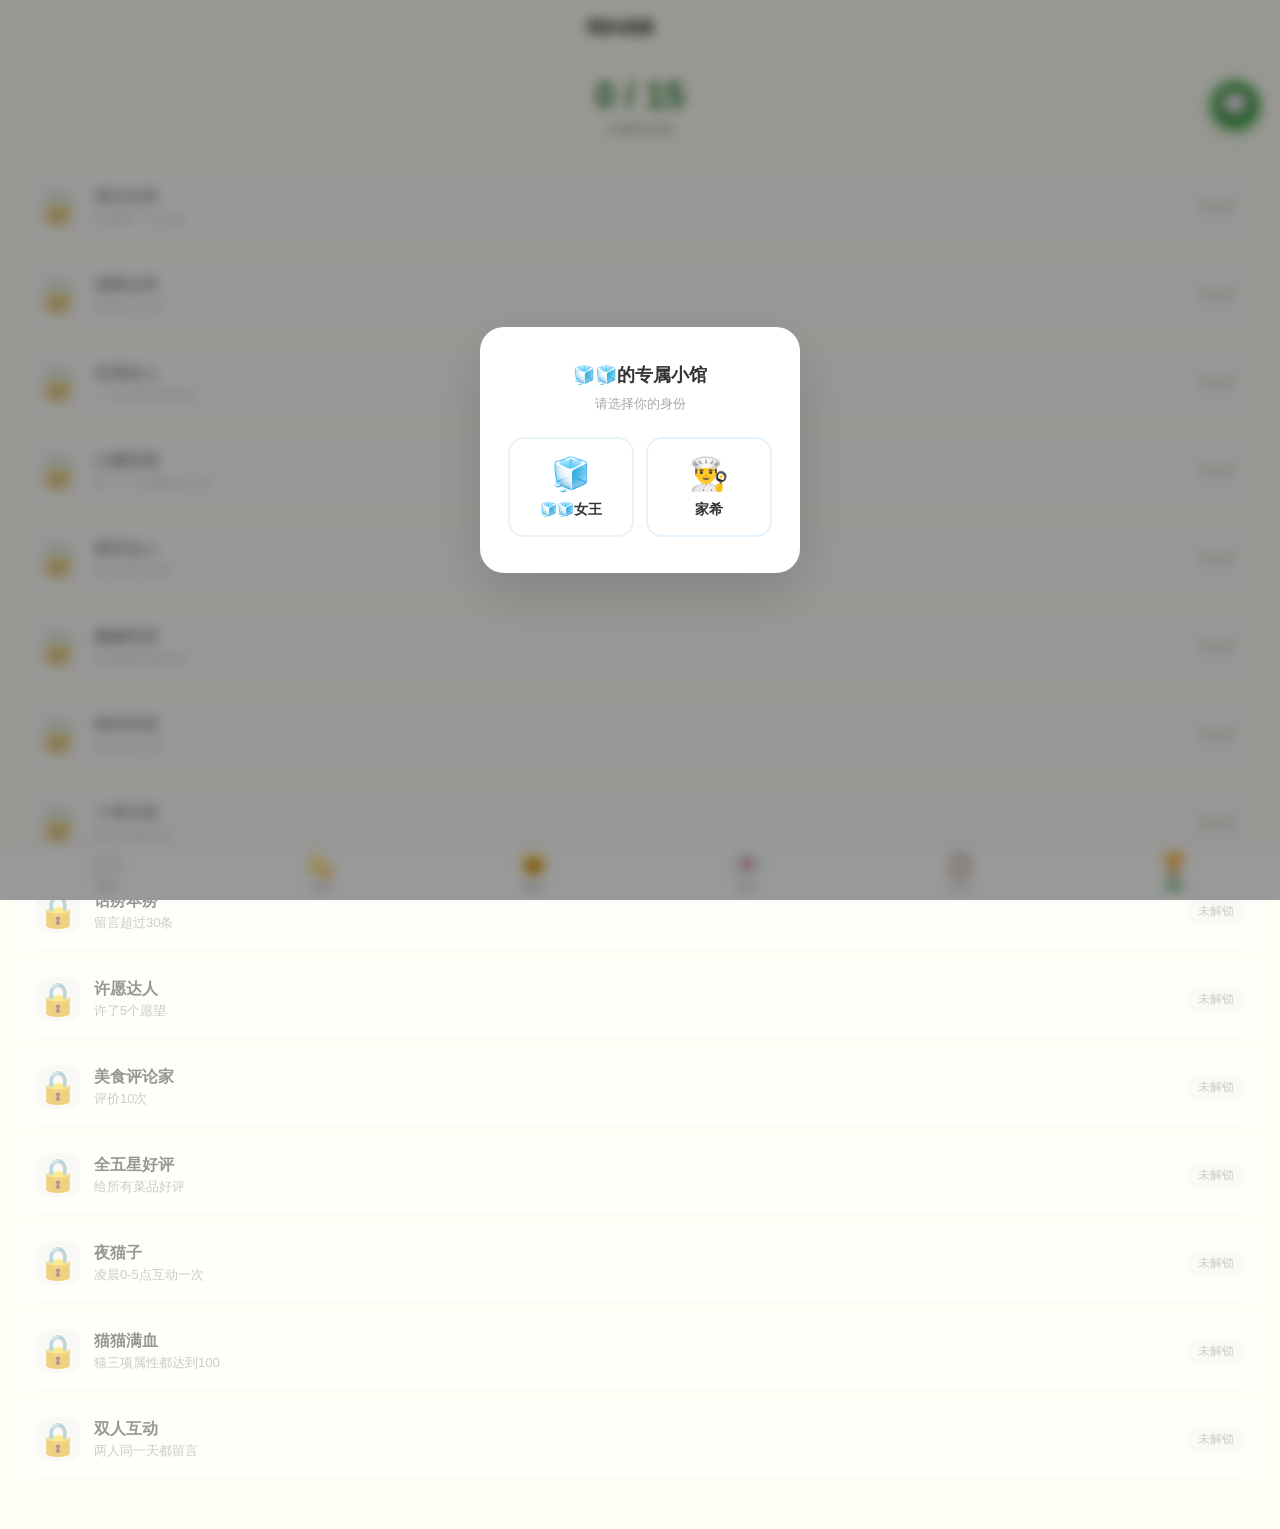
<file: achievements.html>
<!DOCTYPE html>
<html lang="zh-CN">
<head>
<meta charset="UTF-8">
<meta name="viewport" content="width=device-width, initial-scale=1.0, viewport-fit=cover, user-scalable=no">
<link rel="icon" href="data:image/svg+xml,<svg xmlns='http://www.w3.org/2000/svg' viewBox='0 0 100 100'><text y='.9em' font-size='90'>🧊</text></svg>">
<title>我的成就 - 🧊🧊的专属小馆</title>
<link rel="stylesheet" href="style.css">
<style>
.achievements-body { padding: 0 20px 40px; }

.achievement-summary {
  text-align: center; padding: 20px 0 30px;
}
.achievement-count { font-size: 36px; font-weight: 700; color: var(--green-dark); }
.achievement-label { font-size: 14px; color: var(--gray); margin-top: 4px; }

.achievement-item {
  display: flex; align-items: center; gap: 14px;
  padding: 16px; background: white; border-radius: 16px;
  margin-bottom: 12px; box-shadow: 0 2px 8px rgba(0,0,0,0.04);
  transition: all 0.3s;
}

.achievement-item.locked { opacity: 0.5; }
.achievement-item.unlocked { animation: slideUp 0.4s ease; }

.achievement-emoji {
  font-size: 32px; width: 44px; height: 44px;
  display: flex; align-items: center; justify-content: center;
  border-radius: 12px; background: var(--gray-light); flex-shrink: 0;
}

.achievement-item.unlocked .achievement-emoji {
  background: var(--green-light);
}

.achievement-info { flex: 1; }
.achievement-name { font-size: 16px; font-weight: 600; color: var(--text); margin-bottom: 2px; }
.achievement-desc { font-size: 13px; color: var(--gray); }

.achievement-status {
  font-size: 12px; padding: 4px 10px; border-radius: 10px; flex-shrink: 0;
}
.achievement-status.done { background: var(--green-light); color: var(--green-dark); }
.achievement-status.todo { background: var(--gray-light); color: var(--gray); }
</style>
</head>
<body>

<div class="page-header">
  <div class="page-header-title" id="page-title">我的成就</div>
</div>

<div class="achievements-body">
  <div class="achievement-summary">
    <div class="achievement-count" id="count"></div>
    <div class="achievement-label">已解锁成就</div>
  </div>
  <div id="achievement-list"></div>
</div>

<script src="app.js?v=8"></script>
<script src="supabase.js"></script>
<script>
showIdentityPicker();

let _titleTapCount = 0;
let _titleTapTimer = null;
document.getElementById('page-title').addEventListener('click', function() {
  _titleTapCount++;
  clearTimeout(_titleTapTimer);
  _titleTapTimer = setTimeout(() => { _titleTapCount = 0; }, 3000);
  if (_titleTapCount >= 3) {
    _titleTapCount = 0;
    showSwitchUser();
  }
});

function showSwitchUser() {
  const overlay = document.createElement('div');
  overlay.style.cssText = 'position:fixed;top:0;left:0;width:100%;height:100%;background:rgba(0,0,0,0.4);backdrop-filter:blur(6px);-webkit-backdrop-filter:blur(6px);z-index:9999;display:flex;align-items:center;justify-content:center;animation:fadeIn 0.3s ease;';
  const current = User.get();
  overlay.innerHTML = '<div style="background:white;border-radius:24px;padding:36px 28px;text-align:center;width:85%;max-width:320px;box-shadow:0 20px 60px rgba(0,0,0,0.15)">' +
    '<div style="font-size:18px;font-weight:700;color:#333;margin-bottom:8px">切换身份</div>' +
    '<div style="font-size:13px;color:#aaa;margin-bottom:24px">当前：' + (current === 'bingbing' ? '🧊🧊女王' : '👨‍🍳家希') + '</div>' +
    '<div style="display:flex;gap:12px;justify-content:center">' +
      '<button id="sw-bingbing" style="flex:1;padding:16px 12px;border:2px solid ' + (current === 'bingbing' ? '#66bb6a' : '#e8f5e9') + ';border-radius:16px;background:white;cursor:pointer">' +
        '<div style="font-size:32px;margin-bottom:8px">🧊</div><div style="font-size:14px;font-weight:600;color:#333">🧊🧊女王</div>' +
      '</button>' +
      '<button id="sw-jiaxi" style="flex:1;padding:16px 12px;border:2px solid ' + (current === 'jiaxi' ? '#66bb6a' : '#e3f2fd') + ';border-radius:16px;background:white;cursor:pointer">' +
        '<div style="font-size:32px;margin-bottom:8px">👨‍🍳</div><div style="font-size:14px;font-weight:600;color:#333">家希</div>' +
      '</button>' +
    '</div>' +
    '<div style="margin-top:16px;font-size:12px;color:#ccc">点击空白处关闭</div>' +
  '</div>';
  document.body.appendChild(overlay);
  overlay.addEventListener('click', function(e) { if (e.target === overlay) overlay.remove(); });
  overlay.querySelector('#sw-bingbing').addEventListener('click', function() { User.set('bingbing'); overlay.remove(); location.reload(); });
  overlay.querySelector('#sw-jiaxi').addEventListener('click', function() { User.set('jiaxi'); overlay.remove(); location.reload(); });
}
const ALL_ACHIEVEMENTS = ACHIEVEMENTS;

async function loadAchievements() {
  const unlocked = await getUnlockedAchievements();

  const unlockedCount = ALL_ACHIEVEMENTS.filter(a => unlocked.includes(a.id)).length;
  document.getElementById('count').textContent = unlockedCount + ' / ' + ALL_ACHIEVEMENTS.length;

  const listEl = document.getElementById('achievement-list');
  listEl.innerHTML = ALL_ACHIEVEMENTS.map(ach => {
    const isUnlocked = unlocked.includes(ach.id);
    return '<div class="achievement-item ' + (isUnlocked ? 'unlocked' : 'locked') + '">' +
      '<div class="achievement-emoji">' + (isUnlocked ? ach.emoji : '🔒') + '</div>' +
      '<div class="achievement-info"><div class="achievement-name">' + ach.name + '</div><div class="achievement-desc">' + ach.desc + '</div></div>' +
      '<span class="achievement-status ' + (isUnlocked ? 'done' : 'todo') + '">' + (isUnlocked ? '已解锁' : '未解锁') + '</span>' +
    '</div>';
  }).join('');
}

loadAchievements();
</script>
<script src="tab-bar.js"></script>
</body>
</html>
</file>
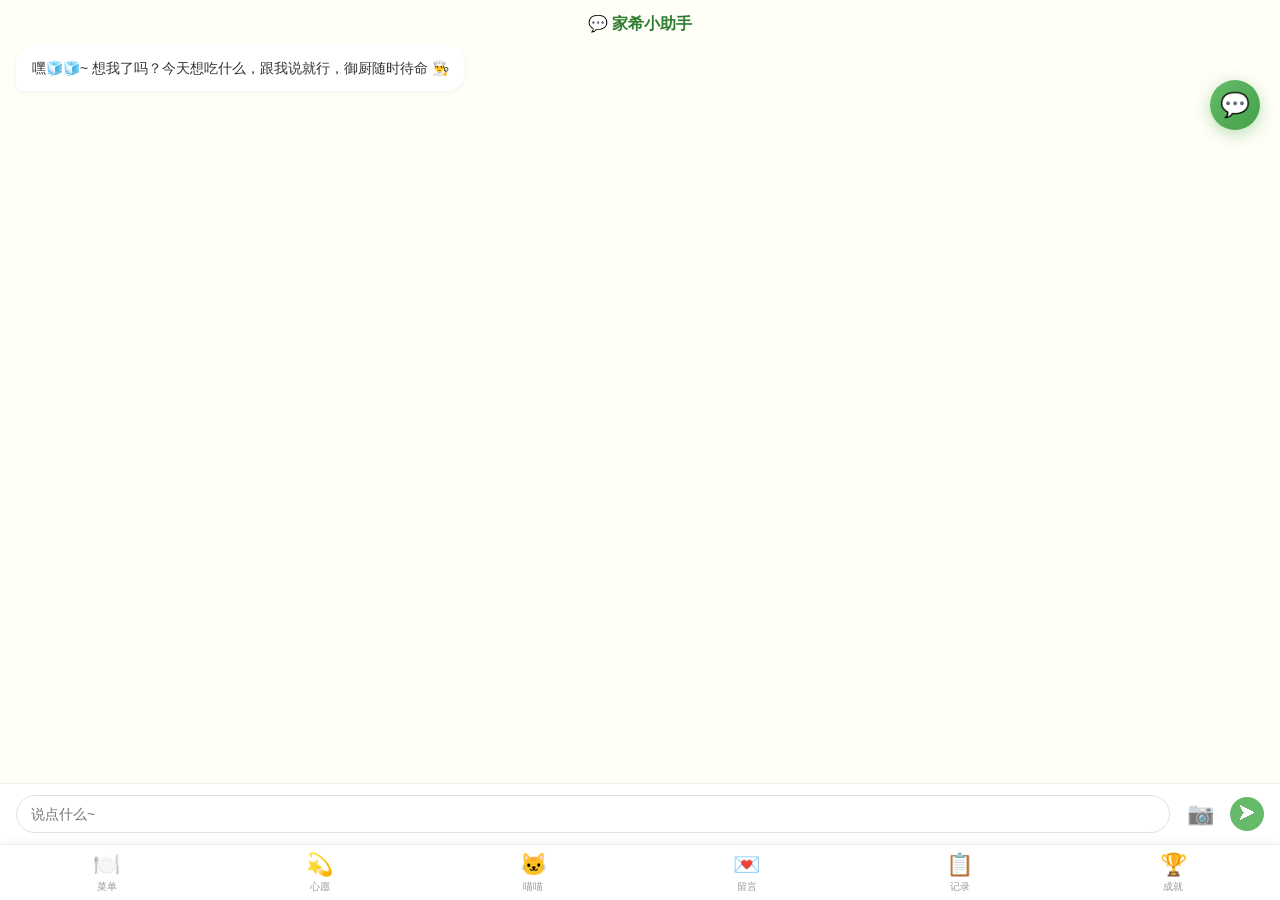
<file: chat.html>
<!DOCTYPE html>
<html lang="zh-CN">
<head>
<meta charset="UTF-8">
<meta name="viewport" content="width=device-width, initial-scale=1.0, viewport-fit=cover, user-scalable=no">
<link rel="icon" href="data:image/svg+xml,<svg xmlns='http://www.w3.org/2000/svg' viewBox='0 0 100 100'><text y='.9em' font-size='90'>🧊</text></svg>">
<title>家希小助手 - 🧊🧊的专属小馆</title>
<link rel="stylesheet" href="style.css">
<style>
body { min-height: 100vh; display: flex; flex-direction: column; background: var(--cream); }

.chat-header { text-align: center; padding: 14px 0 10px; font-size: 16px; font-weight: 600; color: var(--green-dark); }

.chat-messages {
  flex: 1; overflow-y: auto; padding: 0 16px 140px;
  display: flex; flex-direction: column; gap: 12px;
}

.msg { max-width: 80%; padding: 12px 16px; border-radius: 18px; font-size: 14px; line-height: 1.6; word-break: break-word; animation: msgIn 0.3s ease; }
@keyframes msgIn { from { opacity: 0; transform: translateY(10px); } to { opacity: 1; transform: translateY(0); } }

.msg-user { align-self: flex-end; background: var(--green); color: white; border-bottom-right-radius: 6px; }
.msg-bot { align-self: flex-start; background: white; color: var(--text); border-bottom-left-radius: 6px; box-shadow: 0 1px 4px rgba(0,0,0,0.06); }

.msg-loading { align-self: flex-start; background: white; padding: 14px 18px; border-radius: 18px; border-bottom-left-radius: 6px; box-shadow: 0 1px 4px rgba(0,0,0,0.06); display: flex; gap: 4px; align-items: center; }
.dot { width: 7px; height: 7px; background: #ccc; border-radius: 50%; animation: bounce 1.4s infinite; }
.dot:nth-child(2) { animation-delay: 0.2s; }
.dot:nth-child(3) { animation-delay: 0.4s; }
@keyframes bounce { 0%, 60%, 100% { transform: translateY(0); } 30% { transform: translateY(-5px); } }

.chat-input-wrap {
  position: fixed; bottom: 56px; left: 0; width: 100%;
  padding: 10px 16px; background: white; border-top: 1px solid rgba(0,0,0,0.06);
  box-sizing: border-box; z-index: 50;
}
</style>
</head>
<body>

<div class="chat-header">💬 家希小助手</div>
<div class="chat-messages" id="messages">
  <div class="msg msg-bot">嘿🧊🧊~ 想我了吗？今天想吃什么，跟我说就行，御厨随时待命 👨‍🍳</div>
</div>

<div class="chat-input-wrap" id="chat-input-wrap"></div>

<script src="app.js?v=5"></script>
<script src="supabase.js"></script>
<script src="input-bar.js"></script>
<script>
const AGENT_API = 'https://agentapi.baidu.com/assistant/conversation';
const APP_ID = 'a75DgOHChJYhYKphmBmf3lFTNG8biNLb';
const SECRET_KEY = 'wq1Nh7e0Q45k6YuRBDNki4wDWcrkTITp';

let threadId = '';
let isSending = false;

const chatBar = InputBar.create({
  container: 'chat-input-wrap',
  placeholder: '说点什么~',
  sendIcon: '➤',
  onSend: sendMessage
});

function getOpenId() {
  let id = localStorage.getItem('bingbing_chat_openid');
  if (!id) {
    id = 'user_' + Math.random().toString(36).slice(2, 12);
    localStorage.setItem('bingbing_chat_openid', id);
  }
  return id;
}

function addMsg(text, type) {
  const div = document.createElement('div');
  div.className = 'msg msg-' + type;
  div.textContent = text;
  document.getElementById('messages').appendChild(div);
  scrollToBottom();
  return div;
}

function showLoading() {
  const div = document.createElement('div');
  div.className = 'msg-loading';
  div.id = 'loading';
  div.innerHTML = '<div class="dot"></div><div class="dot"></div><div class="dot"></div>';
  document.getElementById('messages').appendChild(div);
  scrollToBottom();
}

function hideLoading() {
  const el = document.getElementById('loading');
  if (el) el.remove();
}

function scrollToBottom() {
  const el = document.getElementById('messages');
  el.scrollTop = el.scrollHeight;
}

async function sendMessage({ text, imageUrl, imagePromise }) {
  if (isSending) return;

  // 先展示文本消息
  if (text) addMsg(text, 'user');

  // 图片异步等待
  if (imagePromise) imageUrl = await imagePromise;
  if (imageUrl) {
    const imgDiv = document.createElement('div');
    imgDiv.className = 'msg msg-user';
    imgDiv.innerHTML = '<img src="' + imageUrl + '" style="max-width:180px;max-height:120px;border-radius:8px;display:block;cursor:pointer" onclick="showImagePreview(\'' + imageUrl + '\')">';
    document.getElementById('messages').appendChild(imgDiv);
    scrollToBottom();
  }

  if (!text && !imageUrl) return;

  isSending = true;
  chatBar.disable(true);
  showLoading();

  try {
    const msgContent = imageUrl
      ? { type: 'text', value: { showText: text ? text + ' [图片]' : '[用户发送了一张图片]' } }
      : { type: 'text', value: { showText: text } };
    const body = {
      message: { content: msgContent },
      source: APP_ID,
      from: 'openapi',
      openId: getOpenId()
    };
    if (threadId) body.threadId = threadId;

    const res = await fetch(AGENT_API + '?appId=' + APP_ID + '&secretKey=' + SECRET_KEY, {
      method: 'POST',
      headers: { 'Content-Type': 'application/json' },
      body: JSON.stringify(body)
    });

    hideLoading();
    const botMsg = addMsg('', 'bot');
    let fullText = '';

    const reader = res.body.getReader();
    const decoder = new TextDecoder();
    let buffer = '';

    while (true) {
      const { done, value } = await reader.read();
      if (done) break;

      buffer += decoder.decode(value, { stream: true });
      const lines = buffer.split('\n');
      buffer = lines.pop();

      for (const line of lines) {
        if (!line.startsWith('data:')) continue;
        try {
          const json = JSON.parse(line.slice(5));
          if (json.status === 0 && json.data?.message) {
            threadId = json.data.message.threadId || threadId;
            const contents = json.data.message.content || [];
            for (const c of contents) {
              if (c.dataType === 'markdown' && c.data?.text) {
                fullText += c.data.text;
                botMsg.textContent = fullText;
                scrollToBottom();
              }
            }
          }
        } catch (e) {}
      }
    }

    if (!fullText) botMsg.textContent = '嗯嗯~';
  } catch (e) {
    hideLoading();
    addMsg('网络好像不太好，等一下再试试~', 'bot');
  }

  isSending = false;
  chatBar.disable(false);
}
</script>
<script src="tab-bar.js"></script>
</body>
</html>
</file>
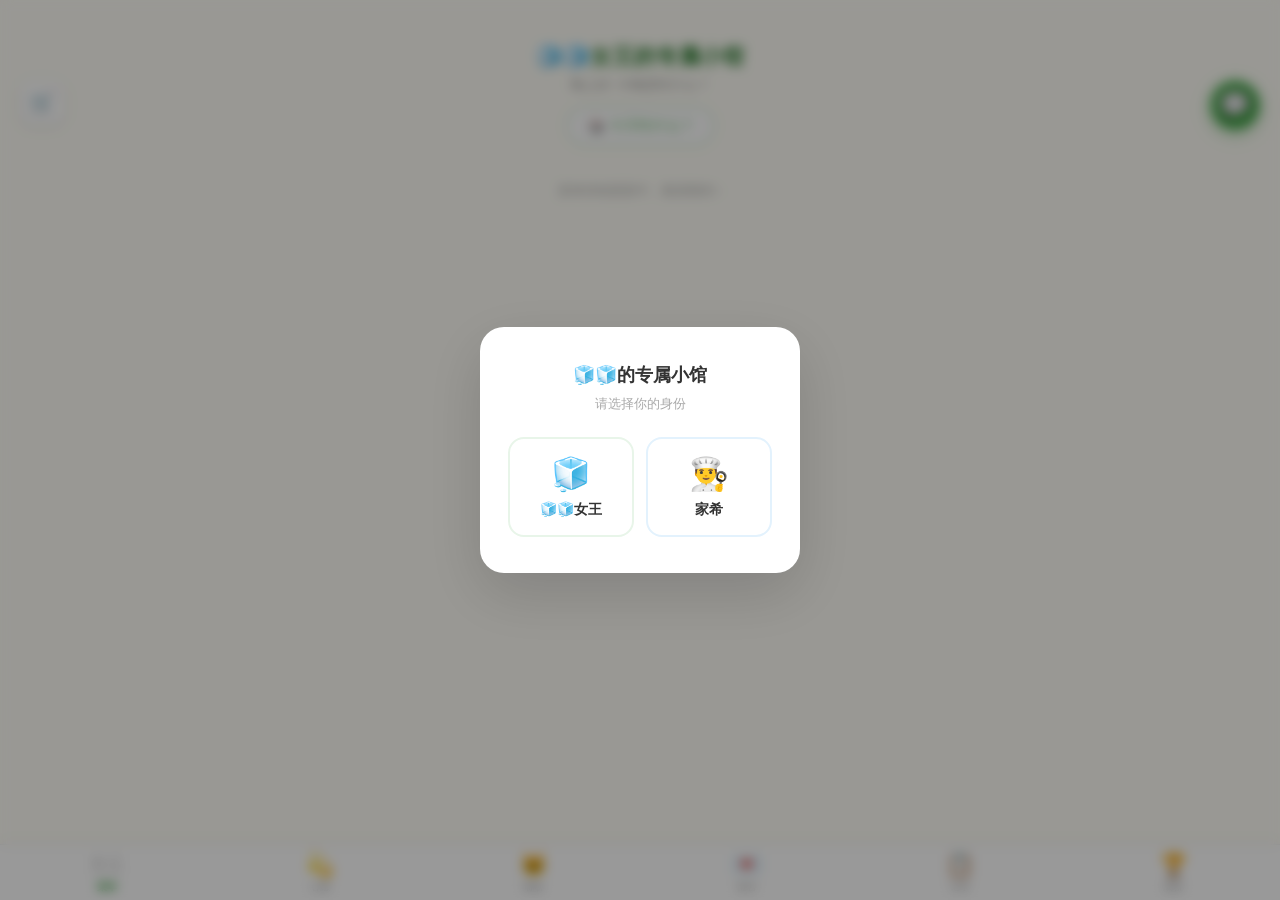
<file: menu.html>
<!DOCTYPE html>
<html lang="zh-CN">
<head>
<meta charset="UTF-8">
<meta name="viewport" content="width=device-width, initial-scale=1.0, viewport-fit=cover, user-scalable=no">
<link rel="icon" href="data:image/svg+xml,<svg xmlns='http://www.w3.org/2000/svg' viewBox='0 0 100 100'><text y='.9em' font-size='90'>🧊</text></svg>">
<title>菜单 - 🧊🧊的专属小馆</title>
<link rel="stylesheet" href="style.css">
<style>
body { overflow-y: auto; }

.menu-page {
  padding: 0 16px 30px;
  padding-bottom: env(safe-area-inset-bottom, 30px);
}

.menu-header {
  text-align: center;
  padding: 10px 0 16px;
}

.menu-title { font-size: 22px; font-weight: 700; color: var(--green-dark); }
.menu-subtitle { font-size: 13px; color: var(--gray); margin-top: 4px; }

.random-btn {
  display: inline-flex; align-items: center; gap: 6px;
  margin-top: 12px; padding: 10px 20px;
  background: white; border: 1.5px dashed var(--green); border-radius: 20px;
  font-size: 14px; color: var(--green); font-weight: 500; cursor: pointer;
  transition: all 0.3s;
}
.random-btn:active { transform: scale(0.95); background: var(--green-light); }

.section-label {
  font-size: 13px; color: var(--green); font-weight: 600;
  margin: 16px 0 8px 4px; display: flex; align-items: center; gap: 6px;
}

.menu-item {
  display: flex; align-items: center; gap: 12px;
  padding: 14px 16px; background: white; border-radius: 14px;
  margin-bottom: 10px; box-shadow: 0 2px 10px rgba(0,0,0,0.04);
  cursor: pointer; transition: transform 0.2s;
}
.menu-item:active { transform: scale(0.97); }

.menu-item-emoji { font-size: 28px; min-width: 36px; text-align: center; }
.menu-item-info { flex: 1; }
.menu-item-name { font-size: 16px; color: var(--text); font-weight: 500; }
.menu-item-desc { font-size: 12px; color: #aaa; margin-top: 2px; }

.menu-item-tag {
  font-size: 11px; background: linear-gradient(135deg, #fff3e0, #ffe0b2);
  color: var(--orange); padding: 3px 10px; border-radius: 10px; font-weight: 500;
}
.menu-item-new {
  font-size: 10px; background: linear-gradient(135deg, #e8f5e9, #c8e6c9);
  color: var(--green-dark); padding: 2px 8px; border-radius: 8px; font-weight: 600;
  animation: newPulse 2s ease-in-out infinite;
}
@keyframes newPulse { 0%,100%{opacity:1;} 50%{opacity:0.6;} }

.menu-item-add {
  width: 28px; height: 28px; border-radius: 50%; background: var(--green);
  color: white; display: flex; align-items: center; justify-content: center;
  font-size: 20px; line-height: 1; flex-shrink: 0; cursor: pointer;
  box-shadow: 0 2px 6px rgba(102, 187, 106, 0.3); padding-bottom: 2px;
}
.menu-item-add:active { transform: scale(0.85); }
.menu-item-add.added { background: #e0e0e0; color: var(--gray); box-shadow: none; font-size: 14px; padding-bottom: 0; }

.menu-footer { text-align: center; font-size: 13px; color: #aaa; margin-top: 20px; padding-bottom: 20px; }

/* 详情页 */
.detail-overlay {
  position: fixed; top: 0; left: 0; width: 100%; height: 100%;
  background: var(--cream); z-index: 200;
  display: flex; flex-direction: column; align-items: center;
  padding: 0 24px; padding-top: env(safe-area-inset-top, 20px);
  transform: translateX(100%); transition: transform 0.4s cubic-bezier(0.4, 0, 0.2, 1);
  pointer-events: none; overflow-y: auto;
}
.detail-overlay.show { transform: translateX(0); pointer-events: auto; }

.detail-body {
  flex: 1; display: flex; flex-direction: column; align-items: center;
  justify-content: center; max-width: 350px; width: 100%;
}
.detail-photo { width: 180px; height: 180px; border-radius: 20px; background: #f0f0f0;
  box-shadow: 0 8px 25px rgba(0,0,0,0.08); margin-bottom: 20px;
  display: flex; align-items: center; justify-content: center; font-size: 60px; }
.detail-name { font-size: 22px; font-weight: 600; color: var(--text); margin-bottom: 6px; }
.detail-subtitle { font-size: 13px; color: var(--gray); margin-bottom: 14px; }
.detail-tags { display: flex; gap: 8px; flex-wrap: wrap; justify-content: center; margin-bottom: 14px; }
.detail-tag { font-size: 12px; padding: 4px 10px; border-radius: 12px; }
.detail-tag-0 { background: #f1f8e9; color: #558b2f; }
.detail-tag-1 { background: #fff3e0; color: #e65100; }
.detail-tag-2 { background: #e3f2fd; color: #1565c0; }
.detail-tag-3 { background: #fce4ec; color: #c62828; }
.detail-tag-4 { background: #f3e5f5; color: #6a1b9a; }
.detail-taste { font-size: 15px; color: var(--text-light); line-height: 1.8; text-align: center; padding: 0 10px; margin-bottom: 16px; }
.detail-rating { margin-bottom: 20px; }
.detail-rating-label { font-size: 13px; color: var(--gray); margin-bottom: 6px; text-align: center; }

/* 购物车悬浮按钮 */
.cart-fab {
  position: fixed; top: 80px; left: 20px; z-index: 150;
  width: 44px; height: 44px; border-radius: 12px; background: white;
  color: #333; display: flex; align-items: center; justify-content: center;
  font-size: 20px; box-shadow: 0 2px 10px rgba(0,0,0,0.1);
  cursor: pointer; transition: transform 0.2s; touch-action: none; user-select: none;
}
.cart-fab:active { transform: scale(0.9); }
.cart-fab-badge {
  position: absolute; top: -4px; right: -4px; min-width: 18px; height: 18px;
  border-radius: 9px; background: var(--red); color: white; font-size: 10px;
  display: flex; align-items: center; justify-content: center; font-weight: 600;
  padding: 0 4px;
}

/* 添加提示toast */
.add-toast {
  position: fixed; bottom: 80px; left: 50%; transform: translateX(-50%) translateY(20px);
  background: rgba(0,0,0,0.75); color: white; padding: 10px 20px;
  border-radius: 20px; font-size: 13px; z-index: 160;
  opacity: 0; transition: all 0.3s ease; pointer-events: none;
  white-space: nowrap;
}
.add-toast.show { opacity: 1; transform: translateX(-50%) translateY(0); }

/* 时间选项 */
.time-option {
  padding: 6px 14px; border-radius: 14px; font-size: 13px;
  background: var(--gray-light); color: var(--text-light); cursor: pointer;
  transition: all 0.2s; border: 1.5px solid transparent;
}
.time-option:active { transform: scale(0.95); }
.time-option.active { background: var(--green-light); color: var(--green-dark); border-color: var(--green); font-weight: 500; }

.date-picker {
  width: 100%; padding: 10px 14px; border: 1.5px solid #e0e0e0;
  border-radius: 12px; font-size: 15px; color: var(--text);
  background: white; outline: none; -webkit-appearance: none;
}
.date-picker:focus { border-color: var(--green); }

.random-card-emoji { font-size: 50px; margin-bottom: 12px; }
.random-card-name { font-size: 20px; font-weight: 600; color: var(--text); margin-bottom: 6px; }
.random-card-desc { font-size: 14px; color: var(--gray); margin-bottom: 20px; }
.random-card-actions { display: flex; gap: 10px; justify-content: center; }
.random-card-btn { padding: 10px 20px; border-radius: 18px; font-size: 14px; font-weight: 500; cursor: pointer; border: none; }
.random-card-btn:active { transform: scale(0.95); }
.random-card-btn.primary { background: var(--green); color: white; }
.random-card-btn.secondary { background: var(--gray-light); color: var(--text-light); }
</style>
</head>
<body>

<div class="page-header">
</div>

<div class="menu-page">
  <div class="menu-header">
    <div class="menu-title">🧊🧊女王的专属小馆</div>
    <div class="menu-subtitle" id="greeting"></div>
    <div class="random-btn" onclick="randomPick()">
      <span>🎲</span> 今天吃什么？
    </div>
  </div>

  <div id="menu-list"></div>

  <div class="menu-footer">菜单持续更新中，敬请期待~</div>
</div>

<!-- 详情页 -->
<div class="detail-overlay" id="detail-overlay">
  <div class="page-header" style="width:100%;max-width:350px">
    <div class="back-btn" onclick="hideDetail()">‹ 返回</div>
  </div>
  <div class="detail-body">
    <div class="detail-photo" id="detail-emoji"></div>
    <div class="detail-name" id="detail-name"></div>
    <div class="detail-subtitle" id="detail-subtitle"></div>
    <div class="detail-tags" id="detail-tags"></div>
    <div class="detail-taste" id="detail-taste"></div>
    <div class="detail-rating">
      <div class="detail-rating-label">你觉得好吃吗？</div>
      <div class="stars" id="detail-stars">
        <span class="star" onclick="rate(1)">★</span>
        <span class="star" onclick="rate(2)">★</span>
        <span class="star" onclick="rate(3)">★</span>
        <span class="star" onclick="rate(4)">★</span>
        <span class="star" onclick="rate(5)">★</span>
      </div>
    </div>
    <button class="btn btn-primary btn-small" id="detail-order-btn" onclick="addToCartFromDetail()">想吃这个！</button>
  </div>
</div>

<!-- 随机推荐弹窗 -->
<div class="overlay" id="random-overlay" onclick="if(event.target===this)this.classList.remove('show')">
  <div class="overlay-card">
    <div class="random-card-emoji" id="random-emoji"></div>
    <div class="random-card-name" id="random-name"></div>
    <div class="random-card-desc" id="random-desc"></div>
    <div class="random-card-actions">
      <button class="random-card-btn secondary" onclick="randomPick()">再来一个</button>
      <button class="random-card-btn primary" onclick="closeRandomAndAdd()">就它了！</button>
    </div>
  </div>
</div>

<!-- 下单确认弹窗 -->
<div class="overlay" id="order-overlay" onclick="if(event.target===this)this.classList.remove('show')">
  <div class="overlay-card" id="order-sheet">
    <div style="font-size:18px;font-weight:600;margin-bottom:16px">今天想吃的</div>
    <div id="order-list"></div>
    <button class="btn btn-primary btn-small" id="order-confirm-btn" onclick="confirmOrder()" style="width:100%;margin-top:12px">就这些啦，下单！</button>
  </div>
</div>

<!-- 添加提示 -->
<div class="add-toast" id="add-toast"></div>

<!-- 购物车浮动按钮 -->
<div class="cart-fab">
  🛒
  <span class="cart-fab-badge" id="cart-badge" style="display:none">0</span>
</div>

<script>
(function() {
  const fab = document.querySelector('.cart-fab');
  let startX, startY, startLeft, startTop, moved;
  fab.addEventListener('touchstart', function(e) {
    const touch = e.touches[0];
    const rect = fab.getBoundingClientRect();
    startX = touch.clientX; startY = touch.clientY;
    startLeft = rect.left; startTop = rect.top;
    moved = false;
  });
  fab.addEventListener('touchmove', function(e) {
    const touch = e.touches[0];
    const dx = touch.clientX - startX;
    const dy = touch.clientY - startY;
    if (Math.abs(dx) > 5 || Math.abs(dy) > 5) moved = true;
    if (moved) {
      fab.style.left = (startLeft + dx) + 'px';
      fab.style.top = (startTop + dy) + 'px';
      fab.style.right = 'auto';
      fab.style.bottom = 'auto';
      e.preventDefault();
    }
  });
  fab.addEventListener('touchend', function() {
    if (moved) fab._dragged = true;
    else fab._dragged = false;
  });
  fab.addEventListener('click', function(e) {
    if (fab._dragged) { fab._dragged = false; e.stopPropagation(); return; }
    showOrder();
  });
})();
</script>

<script src="tab-bar.js"></script>

<script src="app.js?v=8"></script>
<script src="supabase.js"></script>
<script>
showIdentityPicker();
document.getElementById('greeting').textContent = getGreeting();

let cart = Store.get('cart', []);
let currentDishKey = '';
let lastRandomKey = '';

async function initMenu() {
  await loadDishData();
  renderMenuList();
  syncAddButtons();
  updateCartBadge();
}

function renderMenuList() {
  const list = document.getElementById('menu-list');
  const categories = {};
  Object.entries(dishData).forEach(([key, dish]) => {
    const cat = dish.category || '菜品';
    if (!categories[cat]) categories[cat] = [];
    categories[cat].push({ key, ...dish });
  });
  const catEmoji = { '饮品': '🥤', '菜品': '🍳' };
  let html = '';
  Object.entries(categories).forEach(([cat, dishes]) => {
    html += '<div class="section-label">' + (catEmoji[cat] || '🍽️') + ' ' + cat + '</div>';
    dishes.forEach(d => {
      let tags = '';
      if (d.fromWish) tags += ' <span class="menu-item-tag" style="background:linear-gradient(135deg,#fce4ec,#f8bbd0);color:#c2185b;margin-left:6px;vertical-align:middle">心愿</span>';
      if (isNewDish(d.key)) tags += ' <span class="menu-item-new" style="margin-left:6px;vertical-align:middle">NEW</span>';
      html += '<div class="menu-item" data-key="' + d.key + '" onclick="showDetail(\'' + d.key + '\')">' +
        '<span class="menu-item-emoji">' + d.emoji + '</span>' +
        '<div class="menu-item-info"><div class="menu-item-name">' + d.name + tags + '</div><div class="menu-item-desc">' + d.subtitle + '</div></div>' +
        '<div class="menu-item-add" onclick="event.stopPropagation();addFromMenu(\'' + d.key + '\',this)">+</div>' +
      '</div>';
    });
  });
  list.innerHTML = html;
}

initMenu();

function togglePanel() {
  document.getElementById('fab-panel').classList.toggle('show');
  document.getElementById('fab-toggle').classList.toggle('open');
}

function showDetail(key) {
  const dish = dishData[key];
  if (!dish) return;
  currentDishKey = key;
  document.getElementById('detail-emoji').textContent = dish.emoji;
  document.getElementById('detail-name').textContent = dish.name;
  document.getElementById('detail-subtitle').textContent = dish.subtitle;
  document.getElementById('detail-tags').innerHTML = dish.tags.map((t, i) => '<span class="detail-tag detail-tag-' + (i % 5) + '">' + t + '</span>').join('');
  document.getElementById('detail-taste').textContent = dish.taste;

  const btn = document.getElementById('detail-order-btn');
  btn.textContent = cart.includes(key) ? '已加入点单 ✓' : '想吃这个！';

  const ratings = Store.get('ratings', {});
  const r = ratings[key] || 0;
  document.querySelectorAll('#detail-stars .star').forEach((s, i) => {
    s.classList.toggle('active', i < r);
  });

  document.getElementById('detail-overlay').classList.add('show');
}

function hideDetail() {
  document.getElementById('detail-overlay').classList.remove('show');
}

function rate(n) {
  const ratings = Store.get('ratings', {});
  ratings[currentDishKey] = n;
  Store.set('ratings', ratings);
  document.querySelectorAll('#detail-stars .star').forEach((s, i) => {
    s.classList.toggle('active', i < n);
  });
  sendNotification('⭐ 评分：' + dishData[currentDishKey].emoji + dishData[currentDishKey].name + ' → ' + n + '星');
}

function addToCartFromDetail() {
  if (cart.includes(currentDishKey)) return;
  cart.push(currentDishKey);
  Store.set('cart', cart);
  document.getElementById('detail-order-btn').textContent = '已加入点单 ✓';
  updateCartBadge();
  syncAddButtons();
}

function addFromMenu(key, btnEl) {
  const dish = dishData[key];
  if (cart.includes(key)) {
    cart = cart.filter(k => k !== key);
    Store.set('cart', cart);
    btnEl.textContent = '+';
    btnEl.classList.remove('added');
    updateCartBadge();
    showAddToast('放回去咯~ 还剩 ' + cart.length + ' 道');
  } else {
    cart.push(key);
    Store.set('cart', cart);
    btnEl.textContent = '✓';
    btnEl.classList.add('added');
    updateCartBadge();
    showAddToast('拿走啦~ 已选 ' + cart.length + ' 道，戳 ♡ 下单吧');
    if (cart.length === Object.keys(dishData).length) checkAchievements('select_all');
  }
}

function syncAddButtons() {
  document.querySelectorAll('.menu-item[data-key]').forEach(item => {
    const key = item.dataset.key;
    const btn = item.querySelector('.menu-item-add');
    if (cart.includes(key)) { btn.textContent = '✓'; btn.classList.add('added'); }
  });
}

let toastTimer;
function showAddToast(text) {
  const toast = document.getElementById('add-toast');
  toast.textContent = text;
  toast.classList.add('show');
  clearTimeout(toastTimer);
  toastTimer = setTimeout(() => toast.classList.remove('show'), 2000);
}

function updateCartBadge() {
  const badge = document.getElementById('cart-badge');
  badge.textContent = cart.length;
  badge.style.display = cart.length > 0 ? 'flex' : 'none';
}

function showOrder() {
  const sheet = document.getElementById('order-sheet');
  const today = new Date().toISOString().split('T')[0];
  sheet.innerHTML = '<div style="font-size:15px;font-weight:600;margin-bottom:12px;color:#333">🍽️ 想吃的</div>' +
    '<div id="order-list"></div>' +
    '<div id="order-time-section" style="margin-top:14px;display:none">' +
      '<div style="font-size:15px;font-weight:600;margin-bottom:8px;color:#333">📅 什么时候吃？</div>' +
      '<input type="date" id="order-date" class="date-picker" value="' + today + '" min="' + today + '">' +
    '</div>' +
    '<button class="btn btn-primary btn-small" id="order-confirm-btn" onclick="confirmOrder()" style="width:100%;margin-top:14px">就这些啦，下单！</button>';
  const list = document.getElementById('order-list');
  if (cart.length === 0) {
    list.innerHTML = '<div style="text-align:center;color:#ccc;padding:20px;font-size:14px">女王陛下还没翻牌呢~</div>';
    document.getElementById('order-confirm-btn').style.display = 'none';
    document.getElementById('order-time-section').style.display = 'none';
  } else {
    list.innerHTML = cart.map(key => {
      const d = dishData[key];
      return '<div style="display:flex;align-items:center;justify-content:space-between;padding:10px 0;border-bottom:1px dashed #f0f0f0"><span>' + d.emoji + ' ' + d.name + '</span><span style="font-size:13px;color:#e57373;cursor:pointer" onclick="removeFromCart(\'' + key + '\')">移除</span></div>';
    }).join('');
    document.getElementById('order-confirm-btn').style.display = 'block';
    document.getElementById('order-time-section').style.display = 'block';
  }
  document.getElementById('order-overlay').classList.add('show');
}

function removeFromCart(key) {
  cart = cart.filter(k => k !== key);
  Store.set('cart', cart);
  updateCartBadge();
  const item = document.querySelector('.menu-item[data-key="' + key + '"]');
  if (item) { const btn = item.querySelector('.menu-item-add'); btn.textContent = '+'; btn.classList.remove('added'); }
  showOrder();
}

function confirmOrder() {
  const items = cart.map(k => dishData[k].name);
  const dateVal = document.getElementById('order-date').value;
  const d = new Date(dateVal);
  const today = new Date().toISOString().split('T')[0];
  let timeLabel;
  if (dateVal === today) { timeLabel = '今天'; }
  else { timeLabel = (d.getMonth() + 1) + '月' + d.getDate() + '日'; }
  document.getElementById('order-sheet').innerHTML = '<div style="text-align:center;padding:20px 0"><div style="font-size:50px;margin-bottom:12px">🎉</div><div style="font-size:18px;font-weight:500;margin-bottom:6px">已收到女王陛下的点单！</div><div style="font-size:14px;color:#999">' + timeLabel + '想吃：' + items.join('、') + '<br><br>御厨已就位，请稍候~ 👨‍🍳</div></div>';
  sendNotification('🧊🧊点了：' + items.join('、') + '\n📅 ' + timeLabel + '吃');
  DB.insert('orders', { items: items, eat_date: dateVal, time: Date.now() });
  trackInteraction('order');
  checkAchievements('order');
  addUnread('orders');
  Store.set('cart', []);
  cart = [];
  setTimeout(() => {
    updateCartBadge();
    resetAddButtons();
  }, 500);
}

function resetAddButtons() {
  document.querySelectorAll('.menu-item[data-key] .menu-item-add').forEach(btn => {
    btn.textContent = '+';
    btn.classList.remove('added');
  });
}

function randomPick() {
  const keys = Object.keys(dishData);
  let key;
  do { key = keys[Math.floor(Math.random() * keys.length)]; } while (key === lastRandomKey && keys.length > 1);
  lastRandomKey = key;
  const dish = dishData[key];
  document.getElementById('random-emoji').textContent = dish.emoji;
  document.getElementById('random-name').textContent = dish.name;
  document.getElementById('random-desc').textContent = dish.taste.slice(0, 30) + '...';
  document.getElementById('random-overlay').classList.add('show');
  trackInteraction('random');
  checkAchievements('random');
}

function closeRandomAndAdd() {
  if (!cart.includes(lastRandomKey)) { cart.push(lastRandomKey); Store.set('cart', cart); updateCartBadge(); syncAddButtons(); }
  document.getElementById('random-overlay').classList.remove('show');
}

</script>
</body>
</html>
</file>
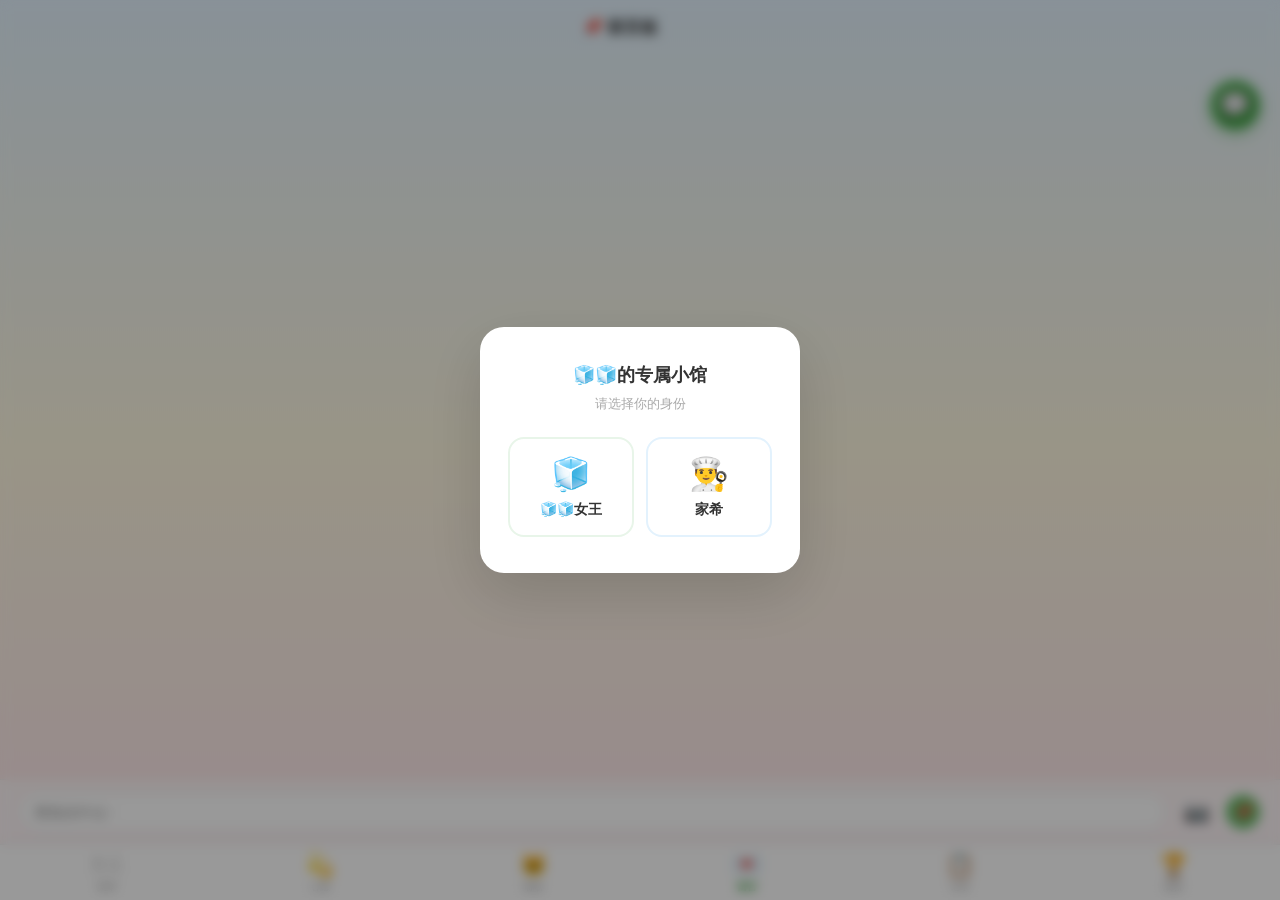
<file: message.html>
<!DOCTYPE html>
<html lang="zh-CN">
<head>
<meta charset="UTF-8">
<meta name="viewport" content="width=device-width, initial-scale=1.0, viewport-fit=cover, user-scalable=no">
<link rel="icon" href="data:image/svg+xml,<svg xmlns='http://www.w3.org/2000/svg' viewBox='0 0 100 100'><text y='.9em' font-size='90'>🧊</text></svg>">
<title>留言板 - 🧊🧊的专属小馆</title>
<link rel="stylesheet" href="style.css">
<style>
body { min-height: 100vh; display: flex; flex-direction: column; background: linear-gradient(180deg, #e3f2fd 0%, #fff8e1 50%, #fce4ec 100%); }

.page-header { background: transparent; }

/* 便利贴墙 */
.board {
  flex: 1; padding: 16px; padding-bottom: 130px; overflow-y: auto;
  display: flex; flex-wrap: wrap; align-content: flex-start;
  gap: 12px; justify-content: center;
}

.note {
  width: calc(50% - 10px); min-height: 120px; padding: 16px 14px;
  border-radius: 4px; position: relative; overflow: hidden;
  box-shadow: 2px 3px 8px rgba(0,0,0,0.1);
  display: flex; flex-direction: column; justify-content: space-between;
}

.note-text {
  font-size: 14px; line-height: 1.6; color: #333;
  word-break: break-all; flex: 1;
}

.note-time {
  font-size: 10px; color: rgba(0,0,0,0.3); margin-top: 10px; text-align: right;
}

.note-pin {
  position: absolute; top: -6px; left: 50%; transform: translateX(-50%);
  font-size: 14px;
}

/* 回复区 */
.note-replies { margin-top: 8px; border-top: 1px dashed rgba(0,0,0,0.1); padding-top: 6px; }
.reply-item { font-size: 11px; color: #555; line-height: 1.5; margin-bottom: 4px; cursor: pointer; padding: 2px 4px; border-radius: 4px; transition: background 0.2s; }
.reply-item:active { background: rgba(0,0,0,0.05); }
.reply-item-name { font-weight: 600; color: #888; }
.reply-quote { font-size: 10px; color: #999; padding: 1px 6px; border-left: 2px solid #ddd; background: rgba(0,0,0,0.03); border-radius: 0 4px 4px 0; margin-bottom: 2px; }
.reply-target-hint { font-size: 10px; color: #66bb6a; margin-bottom: 4px; display: flex; align-items: center; gap: 4px; }
.reply-target-hint .cancel-reply { color: #f44336; cursor: pointer; margin-left: 6px; }
.reply-expand { font-size: 11px; color: #66bb6a; text-align: center; padding: 4px 0; cursor: pointer; }
.note-bar-wrap { margin-top: 6px; }
.reply-img { max-width: 100%; max-height: 120px; border-radius: 8px; margin-top: 4px; display: block; }

/* 便利贴颜色 */
.note-yellow { background: #fff9c4; }
.note-pink { background: #fce4ec; }
.note-blue { background: #e3f2fd; }
.note-green { background: #e8f5e9; }
.note-orange { background: #fff3e0; }
.note-purple { background: #f3e5f5; }

/* 空状态 */
.board-empty {
  width: 100%; text-align: center; padding: 60px 20px; color: var(--gray);
}
.board-empty-emoji { font-size: 48px; margin-bottom: 12px; }
.board-empty-text { font-size: 14px; line-height: 1.8; }

.note-delete { position: absolute; top: 6px; right: 8px; font-size: 12px; color: #ccc; cursor: pointer; opacity: 0.6; }
.note-delete:active { opacity: 1; color: #f44336; }
.reply-delete { font-size: 10px; color: #ccc; cursor: pointer; margin-left: 4px; }
.reply-delete:active { color: #f44336; }

/* 输入区 */
.input-row { background: rgba(255,255,255,0.6); border-top: 1px solid rgba(0,0,0,0.05); }
</style>
</head>
<body>

<div class="page-header">
  <div class="page-header-title">📌 留言板</div>
</div>

<div class="board" id="board"></div>

<div class="input-row" id="msg-input-wrap"></div>

<script src="app.js?v=5"></script>
<script src="supabase.js"></script>
<script src="input-bar.js"></script>
<script>
const COLORS = ['note-yellow', 'note-pink', 'note-blue', 'note-green', 'note-orange', 'note-purple'];
const ROTATIONS = [-3, -1.5, 0, 1.5, 3, -2, 2];

let messages = [];
let msgReplyTarget = null; // { msgIdx, replyId, text }
let _skipAnim = false;

function renderMessages() {
  const board = document.getElementById('board');
  if (messages.length === 0) {
    board.innerHTML = '<div class="board-empty"><div class="board-empty-emoji">📌</div><div class="board-empty-text">还没有便利贴哦~<br>写点什么，我会看到的</div></div>';
    return;
  }
  function renderReply(r, i, replies, item) {
    const name = r.user === 'bingbing' ? '🧊冰冰宝宝' : '👨‍🍳张笨笨';
    const t = new Date(r.time);
    const timeStr = (t.getMonth()+1) + '/' + t.getDate() + ' ' + t.getHours().toString().padStart(2,'0') + ':' + t.getMinutes().toString().padStart(2,'0') + ':' + t.getSeconds().toString().padStart(2,'0');
    const quoteHtml = r.reply_to ? getMsgQuoteHtml(r.reply_to, replies, item) : '';
    const delHtml = r.user === User.get() ? '<span class="reply-delete" onclick="event.stopPropagation();deleteReply(\'' + r.id + '\')">×</span>' : '';
    const imgHtml = r.image_url ? '<img class="reply-img" src="' + r.image_url + '" onclick="event.stopPropagation();showImagePreview(\'' + r.image_url + '\')">' : '';
    return '<div class="reply-item" onclick="setMsgReplyTarget(' + i + ',\'' + r.id + '\',this)">' + quoteHtml + '<span class="reply-item-name">' + name + '：</span>' + escapeHtml(r.text) + ' <span style="color:#bbb;font-size:10px">' + timeStr + '</span>' + delHtml + imgHtml + '</div>';
  }
  board.innerHTML = messages.map((item, i) => {
    const color = COLORS[i % COLORS.length];
    const rotate = ROTATIONS[i % ROTATIONS.length];
    const replies = item._replies || [];
    let repliesHtml = '';
    if (replies.length > 6) {
      const hidden = replies.slice(0, replies.length - 3);
      const visible = replies.slice(-3);
      repliesHtml += '<div class="reply-expand" onclick="var h=this.nextElementSibling;if(h.style.display===\'none\'){h.style.display=\'block\';this.textContent=\'收起 ▲\'}else{h.style.display=\'none\';this.textContent=\'展开更多（' + hidden.length + '条）▼\'}">展开更多（' + hidden.length + '条）▼</div>';
      repliesHtml += '<div style="display:none">';
      repliesHtml += hidden.map(r => renderReply(r, i, replies, item)).join('');
      repliesHtml += '</div>';
      repliesHtml += visible.map(r => renderReply(r, i, replies, item)).join('');
    } else {
      repliesHtml = replies.map(r => renderReply(r, i, replies, item)).join('');
    }
    const deleteNoteHtml = item.user === User.get() ? '<span class="note-delete" onclick="event.stopPropagation();deleteMessage(' + i + ')">×</span>' : '';
    return '<div class="note ' + color + '" style="--rotate:' + rotate + 'deg;transform:rotate(' + rotate + 'deg)">' +
      '<span class="note-pin">📌</span>' + deleteNoteHtml +
      '<div class="note-text">' + escapeHtml(item.text) + (item.image_url ? '<img class="reply-img" src="' + item.image_url + '" onclick="event.stopPropagation();showImagePreview(\'' + item.image_url + '\')">' : '') + '</div>' +
      '<div class="note-time">' + (item.user === 'bingbing' ? '🧊冰冰宝宝' : '👨‍🍳家希') + ' · ' + formatTime(item.time) + '</div>' +
      '<div class="note-replies">' + repliesHtml +
        '<div id="note-bar-' + i + '" class="note-bar-wrap"></div>' +
      '</div>' +
    '</div>';
  }).join('');
  // 挂载 InputBar 到每个便利贴回复区
  messages.forEach((item, i) => {
    const wrap = document.getElementById('note-bar-' + i);
    if (!wrap) return;
    InputBar.create({
      container: wrap,
      placeholder: '说点什么~',
      sendIcon: '➤',
      size: 'compact',
      onSend: function({ text, imageUrl, imagePromise }) { replyTo(i, text, imageUrl, imagePromise); }
    });
  });
}

function getMsgQuoteHtml(replyToId, replies, msg) {
  const orig = replies.find(r => String(r.id) === String(replyToId));
  if (orig) {
    const name = orig.user === 'bingbing' ? '🧊冰冰' : '张笨笨';
    const short = orig.text.length > 15 ? orig.text.substring(0, 15) + '...' : orig.text;
    return '<div class="reply-quote">' + name + '：' + escapeHtml(short) + '</div>';
  }
  return '';
}

function setMsgReplyTarget(msgIdx, replyId, el) {
  const fullText = el.textContent.trim();
  // 清除上一个回复提示
  document.querySelectorAll('.reply-target-hint').forEach(h => h.remove());
  msgReplyTarget = { msgIdx: msgIdx, replyId: replyId, text: fullText };
  // 在对应便利贴的 InputBar 前插入回复提示
  const barWrap = document.getElementById('note-bar-' + msgIdx);
  if (barWrap) {
    const hint = document.createElement('div');
    hint.className = 'reply-target-hint';
    hint.innerHTML = '回复：' + escapeHtml(fullText.substring(0, 15)) + '<span class="cancel-reply" onclick="cancelMsgReply()">✕</span>';
    barWrap.parentNode.insertBefore(hint, barWrap);
    const input = barWrap.querySelector('.input-bar-text');
    if (input) input.focus();
  }
}

function cancelMsgReply() {
  msgReplyTarget = null;
  document.querySelectorAll('.reply-target-hint').forEach(h => h.remove());
}

function rerenderQuiet() {
  _skipAnim = true;
  const board = document.getElementById('board');
  const scrollTop = board.scrollTop;
  renderMessages();
  board.scrollTop = scrollTop;
}

const msgBar = InputBar.create({
  container: 'msg-input-wrap',
  placeholder: '想说点什么~',
  sendIcon: '📌',
  onSend: addMessage
});

var _replyImgFiles = {}; // 保留兼容

async function addMessage({ text, imageUrl, imagePromise }) {
  if (User.isViewMode()) return;
  if (!text && !imageUrl && !imagePromise) return;
  if (imagePromise) imageUrl = await imagePromise;
  const data = { text: text || '', time: Date.now() };
  if (imageUrl) data.image_url = imageUrl;
  const item = await DB.insert('messages', data);
  if (item) {
    messages.unshift(item);
    renderMessages();
  }
  checkAchievements('message');
  trackInteraction('message');
  addUnread('message');
  sendNotification('💌🧊🧊留言：' + text);
}

function formatTime(ts) {
  const d = new Date(ts);
  return (d.getMonth() + 1) + '/' + d.getDate() + ' ' + d.getHours().toString().padStart(2, '0') + ':' + d.getMinutes().toString().padStart(2, '0');
}

function escapeHtml(str) {
  return str.replace(/&/g, '&amp;').replace(/</g, '&lt;').replace(/>/g, '&gt;');
}

const SB_URL = 'https://ovjlremcavbqkcnejvit.supabase.co';
const SB_KEY = 'sb_publishable_jckCjiypg2K_1YFRam5bDw_3qv4ESS8';

async function loadMessages() {
  messages = await DB.getAll('messages', 'time.desc');
  const res = await fetch(SB_URL + '/rest/v1/replies?target_table=eq.messages&order=time.asc', {
    headers: { 'apikey': SB_KEY, 'Authorization': 'Bearer ' + SB_KEY }
  });
  const allReplies = res.ok ? await res.json() : [];
  messages.forEach(m => {
    m._replies = allReplies.filter(r => r.target_id === m.id);
  });
  renderMessages();
}

async function deleteMessage(i) {
  const msg = messages[i];
  if (!msg || msg.user !== User.get()) return;
  messages.splice(i, 1);
  _skipAnim = true;
  const board = document.getElementById('board');
  const scrollTop = board.scrollTop;
  renderMessages();
  board.scrollTop = scrollTop;
  DB.delete('messages', msg.id);
}

async function deleteReply(replyId) {
  messages.forEach(m => {
    if (m._replies) m._replies = m._replies.filter(r => String(r.id) !== String(replyId));
  });
  _skipAnim = true;
  const board = document.getElementById('board');
  const scrollTop = board.scrollTop;
  renderMessages();
  board.scrollTop = scrollTop;
  fetch(SB_URL + '/rest/v1/replies?id=eq.' + replyId, {
    method: 'DELETE',
    headers: { 'apikey': SB_KEY, 'Authorization': 'Bearer ' + SB_KEY }
  });
}


async function replyTo(i, text, imageUrl, imagePromise) {
  if (!text && !imageUrl && !imagePromise) return;
  if (imagePromise) imageUrl = await imagePromise;
  const user = User.get();
  if (!user) { await showIdentityPicker(); }
  const body = { target_table: 'messages', target_id: messages[i].id, text: text || '', user: User.get(), time: Date.now() };
  if (imageUrl) body.image_url = imageUrl;
  if (msgReplyTarget && msgReplyTarget.msgIdx === i) {
    body.reply_to = msgReplyTarget.replyId;
  }
  await fetch(SB_URL + '/rest/v1/replies', {
    method: 'POST',
    headers: { 'apikey': SB_KEY, 'Authorization': 'Bearer ' + SB_KEY, 'Content-Type': 'application/json', 'Prefer': 'return=representation' },
    body: JSON.stringify(body)
  });
  msgReplyTarget = null;
  trackInteraction('reply');
  addUnread('message');
  const orig = messages[i];
  const d = new Date(orig.time);
  const origTime = d.getFullYear() + '/' + (d.getMonth()+1) + '/' + d.getDate() + ' ' + d.getHours().toString().padStart(2,'0') + ':' + d.getMinutes().toString().padStart(2,'0') + ':' + d.getSeconds().toString().padStart(2,'0');
  sendNotification('💬 回复留言\n原留言：' + orig.text + '\n留言时间：' + origTime + '\n回复内容：' + text);
  _skipAnim = true;
  const board = document.getElementById('board');
  const scrollTop = board.scrollTop;
  await loadMessages();
  board.scrollTop = scrollTop;
}

async function init() {
  await showIdentityPicker();
  if (User.isViewMode()) {
    document.getElementById('msg-input-wrap').style.display = 'none';
  }
  loadMessages();
}
init();
</script>
<script src="tab-bar.js"></script>
</body>
</html>
</file>
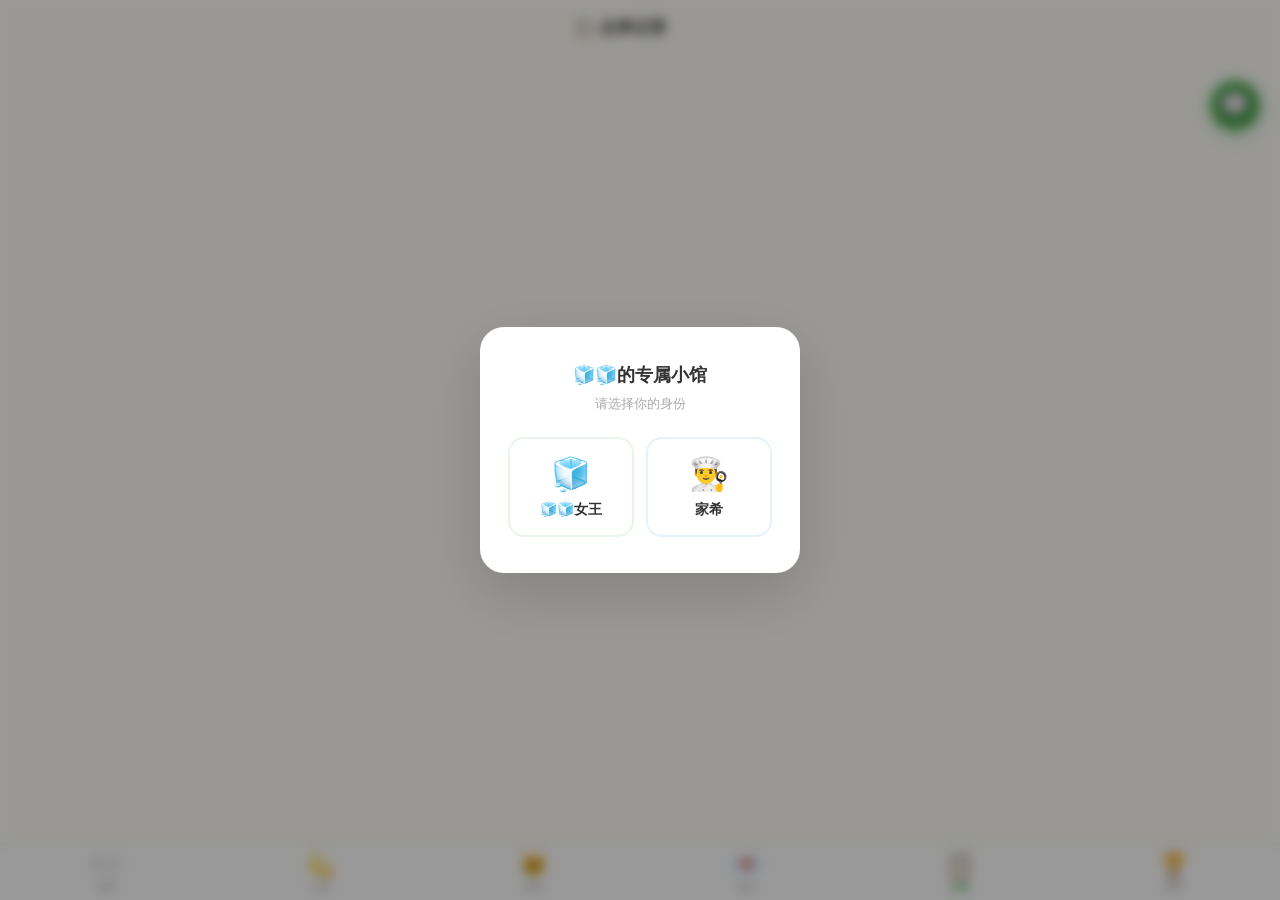
<file: orders.html>
<!DOCTYPE html>
<html lang="zh-CN">
<head>
<meta charset="UTF-8">
<meta name="viewport" content="width=device-width, initial-scale=1.0, viewport-fit=cover, user-scalable=no">
<link rel="icon" href="data:image/svg+xml,<svg xmlns='http://www.w3.org/2000/svg' viewBox='0 0 100 100'><text y='.9em' font-size='90'>🧊</text></svg>">
<title>点单记录 - 🧊🧊的专属小馆</title>
<link rel="stylesheet" href="style.css">
<style>
body { min-height: 100vh; display: flex; flex-direction: column; }
.page-header { background: transparent; }

.orders-list { flex: 1; padding: 16px; overflow-y: auto; }

.order-card {
  background: white; border-radius: 16px; padding: 16px;
  margin-bottom: 12px; box-shadow: 0 2px 10px rgba(0,0,0,0.04);
}

.order-card-header {
  display: flex; justify-content: space-between; align-items: center;
  margin-bottom: 10px;
}

.order-card-date {
  font-size: 14px; font-weight: 600; color: var(--green-dark);
}

.order-card-time {
  font-size: 11px; color: #aaa;
}

.order-card-items {
  display: flex; flex-wrap: wrap; gap: 6px;
}

.order-card-item {
  font-size: 13px; padding: 4px 10px; border-radius: 10px; cursor: pointer;
  position: relative; transition: transform 0.15s;
}
.order-card-item:active { transform: scale(0.92); }
.order-card-item .item-badge {
  position: absolute; top: -3px; right: -2px; font-size: 10px;
}

.dish-modal-overlay {
  position: fixed; top: 0; left: 0; width: 100%; height: 100%;
  background: rgba(0,0,0,0.4); backdrop-filter: blur(4px); -webkit-backdrop-filter: blur(4px);
  z-index: 9999; display: flex; align-items: center; justify-content: center;
  animation: fadeIn 0.2s ease;
}
@keyframes fadeIn { from { opacity: 0; } to { opacity: 1; } }
.dish-modal {
  background: white; border-radius: 20px; padding: 28px 24px; text-align: center;
  width: 80%; max-width: 280px; box-shadow: 0 20px 60px rgba(0,0,0,0.15);
}
.dish-modal-name { font-size: 16px; font-weight: 700; margin-bottom: 16px; }
.dish-modal-btns { display: flex; gap: 16px; justify-content: center; }
.dish-modal-btn {
  padding: 12px 24px; border: none; border-radius: 14px; font-size: 20px;
  cursor: pointer; transition: transform 0.15s;
}
.dish-modal-btn:active { transform: scale(0.9); }
.dish-modal-btn.good { background: #e8f5e9; }
.dish-modal-btn.bad { background: #fce4ec; }
.dish-modal-hint { font-size: 11px; color: #ccc; margin-top: 12px; }
.dish-modal-comments { margin-top: 14px; text-align: left; max-height: 120px; overflow-y: auto; }
.dish-modal-comment { font-size: 12px; color: #555; line-height: 1.6; padding: 4px 0; border-bottom: 1px dashed #f0f0f0; }
.dish-modal-comment-name { color: #999; font-size: 11px; }
.dish-modal-expand { font-size: 12px; color: #66bb6a; text-align: center; padding: 6px 0; cursor: pointer; }
.order-tag-0 { background: #f1f8e9; color: #558b2f; }
.order-tag-1 { background: #fff3e0; color: #e65100; }
.order-tag-2 { background: #e3f2fd; color: #1565c0; }
.order-tag-3 { background: #fce4ec; color: #c62828; }
.order-tag-4 { background: #f3e5f5; color: #6a1b9a; }
.order-tag-5 { background: #e0f7fa; color: #00695c; }
.order-tag-6 { background: #fff8e1; color: #f57f17; }

.orders-empty {
  text-align: center; padding: 60px 20px; color: var(--gray);
}
.orders-empty-emoji { font-size: 48px; margin-bottom: 12px; }
.orders-empty-text { font-size: 14px; line-height: 1.8; }

.order-review {
  margin-top: 12px; border-top: 1px dashed #eee; padding-top: 10px;
}
.order-review-label { font-size: 12px; color: #aaa; margin-bottom: 6px; }
.order-review-list { margin-bottom: 8px; }
.review-delete { font-size: 10px; color: #ccc; cursor: pointer; margin-left: 4px; flex-shrink: 0; }
.review-delete:active { color: #f44336; }
.order-review-item {
  font-size: 12px; color: #555; line-height: 1.6; margin-bottom: 4px;
  display: flex; flex-wrap: wrap; justify-content: space-between; align-items: baseline;
}
.order-review-content { flex: 1; display: inline-block; }
.order-review-time { font-size: 10px; color: #ccc; flex-shrink: 0; margin-left: 8px; }
.reply-expand { font-size: 11px; color: #66bb6a; text-align: center; padding: 4px 0; cursor: pointer; }
.order-review-input {
  display: flex; gap: 6px; align-items: center; flex-wrap: wrap;
}
.order-bar-wrap { flex: 1; min-width: 0; }
.order-review-btn {
  padding: 5px 10px; border: none; border-radius: 10px;
  font-size: 13px; cursor: pointer; transition: all 0.2s;
}
.order-review-btn:active { transform: scale(0.9); }
.order-review-btn.good { background: #e8f5e9; color: #2e7d32; }
.order-review-btn.bad { background: #fce4ec; color: #c62828; }

.order-review-item { cursor: pointer; border-radius: 6px; padding: 2px 4px; transition: background 0.2s; }
.order-review-item:active { background: #f0f0f0; }
.reply-quote {
  font-size: 11px; color: #999; padding: 2px 8px; margin-bottom: 2px;
  border-left: 2px solid #ddd; background: #f9f9f9; border-radius: 0 6px 6px 0;
  width: 100%; flex-basis: 100%;
}
.reply-target-hint {
  font-size: 11px; color: #66bb6a; margin-bottom: 4px;
  display: flex; align-items: center; gap: 4px;
}
.reply-target-hint .cancel-reply { color: #f44336; cursor: pointer; margin-left: 8px; }
</style>
</head>
<body>

<div class="page-header">
  <div class="page-header-title">📋 点单记录</div>
</div>

<div class="orders-list" id="orders-list"></div>

<script src="app.js?v=8"></script>
<script src="supabase.js"></script>
<script src="input-bar.js"></script>
<script>
let allOrders = [];
let allOrderReplies = [];
let replyTarget = null; // { orderIdx, replyId, text }

async function loadOrders() {
  allOrders = await DB.getAll('orders', 'time.desc');
  const res = await fetch(SUPABASE_URL + '/rest/v1/replies?target_table=eq.orders&order=time.asc', { headers: supabaseHeaders });
  allOrderReplies = res.ok ? await res.json() : [];
  renderOrders();
}

function renderOrders() {
  const container = document.getElementById('orders-list');
  if (allOrders.length === 0) {
    container.innerHTML = '<div class="orders-empty"><div class="orders-empty-emoji">📋</div><div class="orders-empty-text">还没有点单记录~<br>去菜单页点几道菜吧</div></div>';
    return;
  }
  function renderOrderReply(r, idx, replies) {
    const name = r.user === 'bingbing' ? '🧊🧊女王' : '👨‍🍳家希';
    const t = new Date(r.time);
    const tStr = (t.getMonth()+1) + '/' + t.getDate() + ' ' + t.getHours().toString().padStart(2,'0') + ':' + t.getMinutes().toString().padStart(2,'0') + ':' + t.getSeconds().toString().padStart(2,'0');
    const quoteHtml = r.reply_to ? getQuoteHtml(r.reply_to, replies) : '';
    const delHtml = r.user === User.get() ? '<span class="review-delete" onclick="event.stopPropagation();deleteOrderReply(\'' + r.id + '\')">×</span>' : '';
    const imgHtml = r.image_url ? '<img style="max-width:100%;max-height:100px;border-radius:6px;margin-top:4px;display:block;cursor:pointer" src="' + r.image_url + '" onclick="event.stopPropagation();showImagePreview(\'' + r.image_url + '\')">' : '';
    return '<div class="order-review-item" onclick="setReplyTarget(' + idx + ',\'' + r.id + '\',this)">' + quoteHtml + '<span class="order-review-content">' + name + '：' + r.text.replace(/</g,'&lt;') + imgHtml + '</span><span class="order-review-time">' + tStr + '</span>' + delHtml + '</div>';
  }
  container.innerHTML = allOrders.map((order, idx) => {
    const d = new Date(order.time);
    const timeStr = (d.getMonth()+1) + '/' + d.getDate() + ' ' + d.getHours().toString().padStart(2,'0') + ':' + d.getMinutes().toString().padStart(2,'0');
    const eatDate = order.eat_date;
    const ed = new Date(eatDate);
    const eatLabel = (ed.getMonth()+1) + '月' + ed.getDate() + '日';
    const who = order.user === 'bingbing' ? '🧊🧊女王' : '👨‍🍳家希';
    const replies = allOrderReplies.filter(r => r.target_id === order.id);
    let repliesHtml = '';
    if (replies.length > 8) {
      const hidden = replies.slice(0, replies.length - 3);
      const visible = replies.slice(-3);
      repliesHtml += '<div class="reply-expand" onclick="var h=this.nextElementSibling;if(h.style.display===\'none\'){h.style.display=\'block\';this.textContent=\'收起 ▲\'}else{h.style.display=\'none\';this.textContent=\'展开更多（' + hidden.length + '条）▼\'}">展开更多（' + hidden.length + '条）▼</div>';
      repliesHtml += '<div style="display:none">';
      repliesHtml += hidden.map(r => renderOrderReply(r, idx, replies)).join('');
      repliesHtml += '</div>';
      repliesHtml += visible.map(r => renderOrderReply(r, idx, replies)).join('');
    } else {
      repliesHtml = replies.map(r => renderOrderReply(r, idx, replies)).join('');
    }
    const hintHtml = replyTarget && replyTarget.orderIdx === idx
      ? '<div class="reply-target-hint">回复：' + replyTarget.text.substring(0, 20) + '<span class="cancel-reply" onclick="cancelReply()">✕</span></div>'
      : '';
    return '<div class="order-card">' +
      '<div class="order-card-header">' +
        '<span class="order-card-date">🍽️ ' + eatLabel + ' 吃</span>' +
        '<span class="order-card-time">' + who + ' · ' + timeStr + '</span>' +
      '</div>' +
      '<div class="order-card-items">' +
        order.items.map((item, i) => {
          const rating = getDishRating(item, order.id);
          const badge = rating ? '<span class="item-badge">' + (rating === 'good' ? '👍' : '👎') + '</span>' : '';
          return '<span class="order-card-item order-tag-' + (i % 7) + '" onclick="event.stopPropagation();showDishRating(\'' + item + '\',\'' + order.id + '\')">' + item + badge + '</span>';
        }).join('') +
      '</div>' +
      '<div class="order-review">' +
        '<div class="order-review-label">顾客评价</div>' +
        '<div class="order-review-list">' + (repliesHtml || '<span style="color:#ccc;font-size:11px">暂无评价~</span>') + '</div>' +
        hintHtml +
        '<div class="order-review-input">' +
          '<button class="order-review-btn good" onclick="submitOrderReview(' + idx + ',\'👍\')">👍</button>' +
          '<button class="order-review-btn bad" onclick="submitOrderReview(' + idx + ',\'👎\')">👎</button>' +
          '<div id="order-bar-' + idx + '" class="order-bar-wrap"></div>' +
        '</div>' +
      '</div>' +
    '</div>';
  }).join('');
  // 挂载 InputBar 到每个订单评论区
  allOrders.forEach((order, idx) => {
    const wrap = document.getElementById('order-bar-' + idx);
    if (!wrap) return;
    InputBar.create({
      container: wrap,
      placeholder: '说点什么~',
      sendIcon: '➤',
      size: 'compact',
      onSend: function({ text, imageUrl, imagePromise }) { submitOrderReview(idx, null, text, imageUrl, imagePromise); }
    });
  });
}

function getQuoteHtml(replyToId, replies) {
  const orig = replies.find(r => String(r.id) === String(replyToId));
  if (!orig) return '';
  const name = orig.user === 'bingbing' ? '🧊🧊' : '家希';
  const short = orig.text.length > 20 ? orig.text.substring(0, 20) + '...' : orig.text;
  return '<div class="reply-quote">' + name + '：' + short.replace(/</g,'&lt;') + '</div>';
}

async function deleteOrderReply(replyId) {
  allOrderReplies = allOrderReplies.filter(r => String(r.id) !== String(replyId));
  const container = document.getElementById('orders-list');
  const scrollTop = container.scrollTop;
  renderOrders();
  container.scrollTop = scrollTop;
  fetch(SUPABASE_URL + '/rest/v1/replies?id=eq.' + replyId, {
    method: 'DELETE',
    headers: supabaseHeaders
  });
}

function setReplyTarget(orderIdx, replyId, el) {
  const text = el.querySelector('.order-review-content').textContent;
  replyTarget = { orderIdx: orderIdx, replyId: replyId, text: text };
  const container = document.getElementById('orders-list');
  const scrollTop = container.scrollTop;
  renderOrders();
  container.scrollTop = scrollTop;
  const input = document.getElementById('order-review-' + orderIdx);
  if (input) input.focus();
}

function cancelReply() {
  replyTarget = null;
  const container = document.getElementById('orders-list');
  const scrollTop = container.scrollTop;
  renderOrders();
  container.scrollTop = scrollTop;
}

async function submitOrderReview(idx, emoji, text, imageUrl, imagePromise) {
  if (emoji) {
    const barWrap = document.getElementById('order-bar-' + idx);
    const barInput = barWrap ? barWrap.querySelector('.input-bar-text') : null;
    text = barInput ? barInput.value.trim() : '';
    if (barInput) barInput.value = '';
  }
  if (imagePromise) imageUrl = await imagePromise;
  const reviewText = emoji ? (emoji + ' ' + (text || (emoji === '👍' ? '好评' : '差评'))) : text;
  if (!reviewText && !imageUrl) return;
  const user = User.get();
  if (!user) { await showIdentityPicker(); }
  const body = { target_table: 'orders', target_id: allOrders[idx].id, text: reviewText || '', user: User.get(), time: Date.now() };
  if (imageUrl) body.image_url = imageUrl;
  if (replyTarget && replyTarget.orderIdx === idx) {
    body.reply_to = replyTarget.replyId;
  }
  await fetch(SUPABASE_URL + '/rest/v1/replies', {
    method: 'POST',
    headers: supabaseHeaders,
    body: JSON.stringify(body)
  });
  replyTarget = null;
  trackInteraction('review');
  addUnread('orders');
  sendNotification('⭐ 订单评价：' + reviewText);
  loadOrders();
}

function getDishRating(dish, orderId) {
  const ratings = Store.get('dish_ratings', {});
  return ratings[orderId + ':' + dish] || null;
}

function showDishRating(dish, orderId) {
  const overlay = document.createElement('div');
  overlay.className = 'dish-modal-overlay';
  const current = getDishRating(dish, orderId);
  const comments = getDishComments(dish);
  let commentsHtml = '';
  if (comments.length === 0) {
    commentsHtml = '<div style="color:#ccc;font-size:12px;text-align:center">还没有评价~</div>';
  } else {
    const showAll = comments.length <= 8;
    const visible = showAll ? comments : comments.slice(-3);
    const hiddenCount = comments.length - visible.length;
    if (!showAll) {
      commentsHtml += '<div class="dish-modal-expand" onclick="var h=this.parentElement.querySelector(\'.dish-modal-hidden\');if(h.style.display===\'none\'){h.style.display=\'block\';this.textContent=\'收起 ▲\'}else{h.style.display=\'none\';this.textContent=\'展开更多（' + hiddenCount + '条）▼\'}">展开更多（' + hiddenCount + '条）▼</div>';
      commentsHtml += '<div class="dish-modal-hidden" style="display:none">';
      commentsHtml += comments.slice(0, hiddenCount).map(c => {
        const name = c.user === 'bingbing' ? '🧊 冰冰宝宝' : '👨‍🍳 家希';
        const cImg = c.image_url ? '<img style="max-width:100%;max-height:80px;border-radius:6px;margin-top:4px;display:block;cursor:pointer" src="' + c.image_url + '" onclick="showImagePreview(\'' + c.image_url + '\')">' : '';
        return '<div class="dish-modal-comment"><span class="dish-modal-comment-name">' + name + '：</span>' + c.text.replace(/</g,'&lt;') + cImg + '</div>';
      }).join('');
      commentsHtml += '</div>';
    }
    commentsHtml += visible.map(c => {
      const name = c.user === 'bingbing' ? '🧊 冰冰宝宝' : '👨‍🍳 家希';
      const cImg = c.image_url ? '<img style="max-width:100%;max-height:80px;border-radius:6px;margin-top:4px;display:block;cursor:pointer" src="' + c.image_url + '" onclick="showImagePreview(\'' + c.image_url + '\')">' : '';
      return '<div class="dish-modal-comment"><span class="dish-modal-comment-name">' + name + '：</span>' + c.text.replace(/</g,'&lt;') + cImg + '</div>';
    }).join('');
  }
  overlay.innerHTML = '<div class="dish-modal">' +
    '<div class="dish-modal-name">' + dish + '</div>' +
    '<div class="dish-modal-btns">' +
      '<button class="dish-modal-btn good" style="' + (current === 'good' ? 'box-shadow:0 0 0 2px #66bb6a' : '') + '" onclick="rateDish(\'' + dish + '\',\'good\',\'' + orderId + '\')">👍</button>' +
      '<button class="dish-modal-btn bad" style="' + (current === 'bad' ? 'box-shadow:0 0 0 2px #f44336' : '') + '" onclick="rateDish(\'' + dish + '\',\'bad\',\'' + orderId + '\')">👎</button>' +
    '</div>' +
    '<div class="dish-modal-comments">' + commentsHtml + '</div>' +
    '<div id="dish-input-wrap" style="margin-top:12px"></div>' +
    '<div class="dish-modal-hint">点击空白处关闭</div>' +
  '</div>';
  document.body.appendChild(overlay);
  overlay.addEventListener('click', function(e) { if (e.target === overlay) overlay.remove(); });
  InputBar.create({
    container: 'dish-input-wrap',
    placeholder: '说点什么~',
    sendIcon: '➤',
    onSend: function({ text, imageUrl, imagePromise }) { addDishComment(dish, text, imageUrl, imagePromise); }
  });
}

function getDishComments(dish) {
  const all = Store.get('dish_comments', {});
  return all[dish] || [];
}

async function addDishComment(dish, text, imageUrl, imagePromise) {
  if (!text && !imageUrl && !imagePromise) return;
  if (imagePromise) imageUrl = await imagePromise;
  const all = Store.get('dish_comments', {});
  if (!all[dish]) all[dish] = [];
  all[dish].push({ text: text || '', user: User.get(), time: Date.now(), image_url: imageUrl || '' });
  Store.set('dish_comments', all);
  document.querySelector('.dish-modal-overlay').remove();
  showDishRating(dish);
  sendNotification('💬 菜品评价：' + dish + ' → ' + (text || '[图片]'));
}

function rateDish(dish, rating, orderId) {
  const ratings = Store.get('dish_ratings', {});
  const key = orderId + ':' + dish;
  if (ratings[key] === rating) {
    delete ratings[key];
  } else {
    ratings[key] = rating;
  }
  Store.set('dish_ratings', ratings);
  document.querySelector('.dish-modal-overlay').remove();
  showDishRating(dish, orderId);
  renderOrders();
  if (ratings[key]) {
    sendNotification('🍽️ 菜品评价：' + dish + ' → ' + (rating === 'good' ? '👍好评' : '👎差评'));
  }
}

showIdentityPicker().then(() => loadOrders());
</script>
<script src="tab-bar.js"></script>
</body>
</html>
</file>
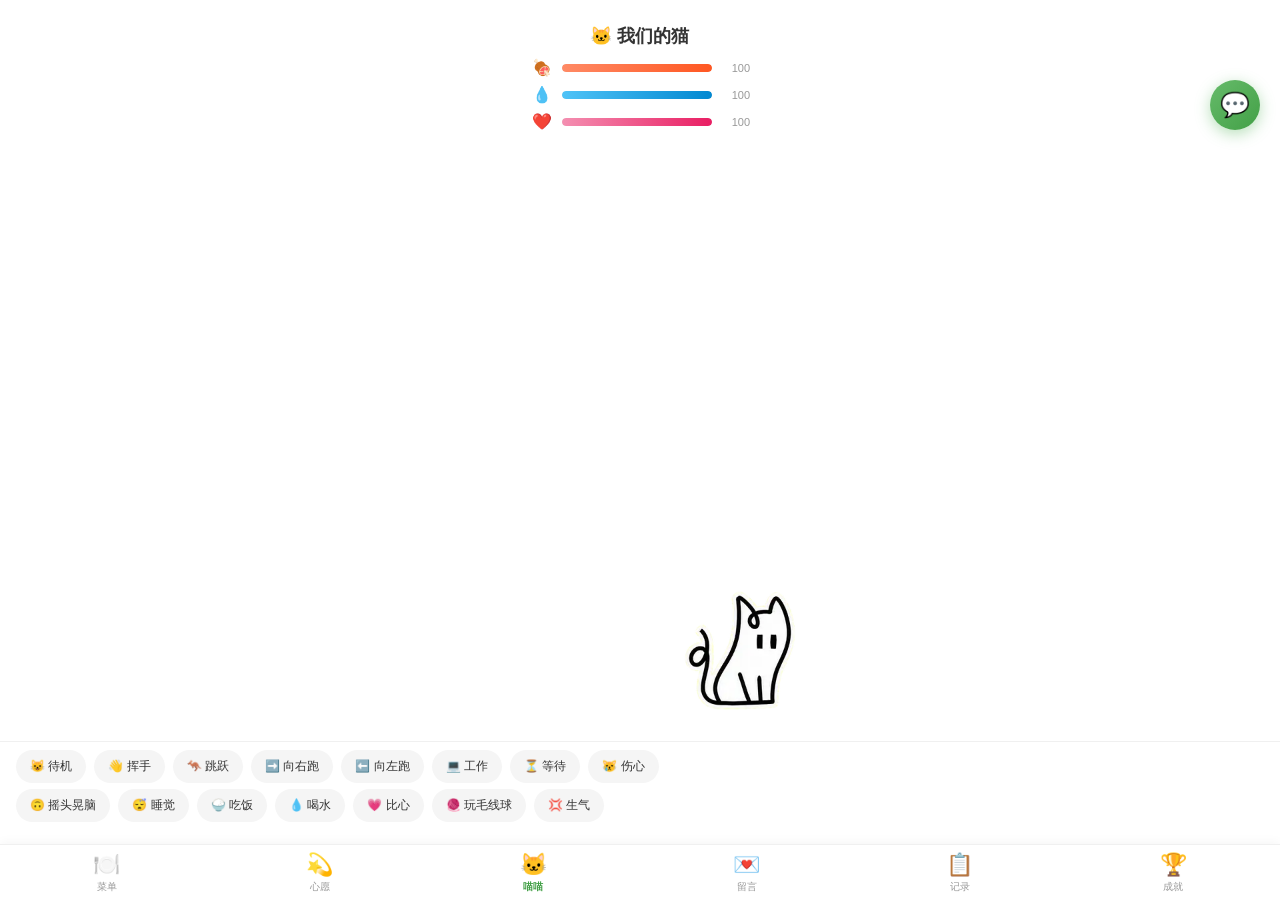
<file: tree.html>
<!DOCTYPE html>
<html lang="zh-CN">
<head>
<meta charset="UTF-8">
<meta name="viewport" content="width=device-width, initial-scale=1.0, viewport-fit=cover, user-scalable=no">
<link rel="icon" href="data:image/svg+xml,<svg xmlns='http://www.w3.org/2000/svg' viewBox='0 0 100 100'><text y='.9em' font-size='90'>🧊</text></svg>">
<title>我们的猫 - 🧊🧊的专属小馆</title>
<link rel="stylesheet" href="style.css">
<style>
* { margin: 0; padding: 0; box-sizing: border-box; }
body { min-height: 100vh; display: flex; flex-direction: column; background: #fff; overflow: hidden; padding-bottom: 0 !important; }

.info { text-align: center; padding: 24px 20px 8px; background: #fff; }
.info-title { font-size: 18px; font-weight: 700; color: #333; margin-bottom: 10px; }

.status-bars { display: flex; flex-direction: column; gap: 8px; align-items: center; padding: 0 40px; }
.status-bar { display: flex; align-items: center; gap: 8px; width: 100%; max-width: 220px; }
.status-bar-icon { font-size: 16px; width: 24px; text-align: center; }
.status-bar-track { flex: 1; height: 8px; background: #eee; border-radius: 4px; overflow: hidden; }
.status-bar-fill { height: 100%; border-radius: 4px; transition: width 0.5s ease; }
.status-bar-fill.hunger { background: linear-gradient(90deg, #ff8a65, #ff5722); }
.status-bar-fill.water { background: linear-gradient(90deg, #4fc3f7, #0288d1); }
.status-bar-fill.happiness { background: linear-gradient(90deg, #f48fb1, #e91e63); }
.status-bar-val { font-size: 11px; color: #999; width: 30px; text-align: right; }

.mood-text { text-align: center; margin-top: 10px; font-size: 13px; color: #666; }

.loading-text { position: absolute; top: 50%; left: 50%; transform: translate(-50%,-50%); font-size: 14px; color: #ccc; }

.pet-area {
  flex: 1; position: relative; overflow: hidden;
  background: #fff;
}

.pet {
  position: absolute; bottom: 110px; left: 50%;
  width: 128px; height: 139px;
  background-repeat: no-repeat;
  background-size: 800% 1200%;
  background-position: 0% 0%;
  image-rendering: auto;
  cursor: pointer; user-select: none; touch-action: none;
  transform: translateX(-50%);
}

.pet-bubble {
  position: absolute; top: -40px; left: 50%; transform: translateX(-50%);
  background: white; border: 2px solid #eee; border-radius: 14px;
  padding: 6px 12px; font-size: 13px; white-space: nowrap;
  opacity: 0; transition: opacity 0.3s; pointer-events: none;
  box-shadow: 0 2px 10px rgba(0,0,0,0.06);
}
.pet-bubble.show { opacity: 1; }

.test-panel {
  position: fixed; bottom: 70px; left: 0; width: 100%; z-index: 50;
  padding: 8px 16px; background: white; border-top: 1px solid #f0f0f0;
  display: flex; flex-direction: column; gap: 6px;
  max-height: 90px; overflow-y: auto;
}
.test-panel::-webkit-scrollbar { display: none; }
.test-row { display: flex; gap: 8px; flex-shrink: 0; }
.test-btn {
  padding: 8px 14px; border: none; border-radius: 20px;
  background: #f5f5f5; color: #333; font-size: 12px; cursor: pointer;
  white-space: nowrap; flex-shrink: 0; transition: all 0.2s;
}
.test-btn:active { transform: scale(0.92); background: #e0e0e0; }
</style>
</head>
<body>

<div class="test-panel">
  <div class="test-row">
    <button class="test-btn" onclick="playState('idle')">😺 待机</button>
    <button class="test-btn" onclick="playState('waving');boostHappy(1)">👋 挥手</button>
    <button class="test-btn" onclick="playState('jumping');boostHappy(1)">🦘 跳跃</button>
    <button class="test-btn" onclick="playState('running-right');boostHappy(1)">➡️ 向右跑</button>
    <button class="test-btn" onclick="playState('running-left');boostHappy(1)">⬅️ 向左跑</button>
    <button class="test-btn" onclick="playState('running');boostHappy(1)">💻 工作</button>
    <button class="test-btn" onclick="playState('waiting')">⏳ 等待</button>
    <button class="test-btn" onclick="playState('failed')">😿 伤心</button>
  </div>
  <div class="test-row">
    <button class="test-btn" onclick="playState('review');boostHappy(1)">🙃 摇头晃脑</button>
    <button class="test-btn" onclick="playExtra('sleeping');sleepCat()">😴 睡觉</button>
    <button class="test-btn" onclick="playState('eating');feedCat()">🍚 吃饭</button>
    <button class="test-btn" onclick="playState('drinking');waterCat()">💧 喝水</button>
    <button class="test-btn" onclick="playExtra('bixin');boostHappy(2)">💗 比心</button>
    <button class="test-btn" onclick="playExtra('yarn');boostHappy(2)">🧶 玩毛线球</button>
    <button class="test-btn" onclick="playExtra('angry')">💢 生气</button>
  </div>
</div>

<div class="info">
  <div class="info-title">🐱 我们的猫</div>
  <div class="status-bars">
    <div class="status-bar"><span class="status-bar-icon">🍖</span><div class="status-bar-track"><div class="status-bar-fill hunger" id="bar-hunger"></div></div><span class="status-bar-val" id="val-hunger">100</span></div>
    <div class="status-bar"><span class="status-bar-icon">💧</span><div class="status-bar-track"><div class="status-bar-fill water" id="bar-water"></div></div><span class="status-bar-val" id="val-water">100</span></div>
    <div class="status-bar"><span class="status-bar-icon">❤️</span><div class="status-bar-track"><div class="status-bar-fill happiness" id="bar-happiness"></div></div><span class="status-bar-val" id="val-happiness">100</span></div>
  </div>
  <div class="mood-text" id="mood-text"></div>
</div>

<div class="pet-area">
  <div class="loading-text" id="loading-text">加载中...</div>
  <div class="pet" id="pet" style="opacity:0">
    <div class="pet-bubble" id="pet-bubble"></div>
  </div>
</div>

<script src="app.js?v=8"></script>
<script src="supabase.js"></script>
<script>
const pet = document.getElementById('pet');
const GRID_COLUMNS = 8, GRID_ROWS = 12;

const PETS = { linecat: 'pet/sprites/linecat.spritesheet.webp', moli: 'pet/sprites/moli.spritesheet.webp' };
let petId = 'linecat';

const IDLE_FRAMES = [
  { rowIndex:0, columnIndex:0, frameDurationMs:280 },
  { rowIndex:0, columnIndex:1, frameDurationMs:110 },
  { rowIndex:0, columnIndex:2, frameDurationMs:110 },
  { rowIndex:0, columnIndex:3, frameDurationMs:140 },
  { rowIndex:0, columnIndex:4, frameDurationMs:140 },
  { rowIndex:0, columnIndex:5, frameDurationMs:320 },
];
const IDLE_SLOW_FRAMES = IDLE_FRAMES.map(f => ({ ...f, frameDurationMs: f.frameDurationMs * 6 }));

function buildFS(row, cnt, ms, lastMs) {
  return Array.from({length:cnt}, (_,i) => ({ rowIndex:row, columnIndex:i, frameDurationMs: i===cnt-1?lastMs:ms }));
}

const ANIMATION_FRAMES = {
  idle: IDLE_FRAMES,
  'running-right': buildFS(1,8,120,220),
  'running-left': buildFS(2,8,120,220),
  waving: buildFS(3,4,140,280),
  jumping: buildFS(4,5,140,280),
  failed: buildFS(5,8,140,240),
  waiting: buildFS(6,6,150,260),
  running: buildFS(7,6,120,220),
  review: buildFS(8,6,150,280),
  sleeping: buildFS(9,4,260,700),
  eating: buildFS(10,6,180,300),
  drinking: buildFS(11,6,180,300),
};

function getBgPos(f) {
  return `${(f.columnIndex/(GRID_COLUMNS-1))*100}% ${(f.rowIndex/(GRID_ROWS-1))*100}%`;
}

let timeoutId = null, moveInterval = null, posX = 50;

function playState(state) {
  if (timeoutId) { clearTimeout(timeoutId); timeoutId = null; }
  clearInterval(moveInterval);
  // 切回主精灵图
  pet.style.backgroundImage = `url("${PETS[petId]}")`;
  pet.style.backgroundSize = '800% 1200%';

  let runLaps = 0;

  if (state === 'running-right' || state === 'running-left') {
    runLaps = 0;
    moveInterval = setInterval(() => {
      posX += state === 'running-right' ? 1.5 : -1.5;
      if (posX >= 85) { posX = 85; runLaps++; if (runLaps >= 4) { clearInterval(moveInterval); playState('idle'); return; } clearInterval(moveInterval); playState('running-left'); return; }
      if (posX <= 15) { posX = 15; runLaps++; if (runLaps >= 4) { clearInterval(moveInterval); playState('idle'); return; } clearInterval(moveInterval); playState('running-right'); return; }
      pet.style.left = posX + '%';
    }, 30);
  }

  const frames = ANIMATION_FRAMES[state] || IDLE_FRAMES;
  const sequence = state === 'idle' ? IDLE_SLOW_FRAMES : [...frames, ...frames, ...frames, ...IDLE_SLOW_FRAMES];
  const loopStart = state === 'idle' ? 0 : frames.length * 3;

  let i = 0;
  pet.style.backgroundPosition = getBgPos(sequence[0]);
  const step = () => {
    timeoutId = setTimeout(() => {
      i++;
      if (i >= sequence.length) i = loopStart;
      pet.style.backgroundPosition = getBgPos(sequence[i]);
      step();
    }, sequence[i].frameDurationMs);
  };
  step();
}

function setSpritesheet() { pet.style.backgroundImage = `url("${PETS[petId]}")`; }

// 额外精灵图动作（比心/玩毛线球/生气）
const EXTRA_SPRITE = 'pet/sprites/linecat-extra.spritesheet.webp';
const EXTRA_GRID = { cols: 8, rows: 6 };
const EXTRA_ANIMATIONS = {
  sleeping: { row: 0, n: 8, dur: 320, last: 520, loopStart: 4 },
  bixin: { row: 3, n: 4, dur: 140, last: 260 },
  yarn: { row: 4, n: 6, dur: 140, last: 260 },
  angry: { row: 5, n: 6, dur: 140, last: 260 },
};

function playExtra(name) {
  if (timeoutId) { clearTimeout(timeoutId); timeoutId = null; }
  clearInterval(moveInterval);

  const anim = EXTRA_ANIMATIONS[name];
  if (!anim) return;

  pet.style.backgroundImage = `url("${EXTRA_SPRITE}")`;
  pet.style.backgroundSize = (EXTRA_GRID.cols * 100) + '% ' + (EXTRA_GRID.rows * 100) + '%';

  const frames = Array.from({length: anim.n}, (_, i) => ({
    rowIndex: anim.row, columnIndex: i,
    frameDurationMs: i === anim.n - 1 ? anim.last : anim.dur
  }));

  let i = 0;
  const getBgPosExtra = (f) => {
    const x = EXTRA_GRID.cols > 1 ? (f.columnIndex / (EXTRA_GRID.cols - 1)) * 100 : 0;
    const y = EXTRA_GRID.rows > 1 ? (f.rowIndex / (EXTRA_GRID.rows - 1)) * 100 : 0;
    return `${x}% ${y}%`;
  };

  pet.style.backgroundPosition = getBgPosExtra(frames[0]);
  const loopStart = anim.loopStart || 0;
  const step = () => {
    timeoutId = setTimeout(() => {
      i++;
      if (i >= frames.length) i = loopStart;
      pet.style.backgroundPosition = getBgPosExtra(frames[i]);
      step();
    }, frames[i].frameDurationMs);
  };
  step();
}

// ====== 猫的语言 ======
const CAT_WORDS = {
  happy: ['喵~今天真开心!', '最喜欢你们了❤️', '想贴贴~', '呼噜呼噜~', '好幸福呀', '蹦蹦跳跳~', '比心💗', '玩毛线球去~🧶'],
  normal: ['嗯...还行吧', '有点无聊', '陪我玩嘛~', '发呆中...', '打个哈欠~', '想玩毛线球🧶'],
  hungry: ['肚子咕咕叫了...', '想吃鱼鱼🐟', '饿饿...', '有吃的吗?', '快去点单啦!'],
  thirsty: ['好渴...💧', '想喝水', '嘴巴干干的', '给我点水喝嘛'],
  sad: ['哼，不理你们了💢', '好无聊啊...', '想要摸摸', '为什么不陪我', '生气了💢', '孤单...'],
  dying: ['呜呜...快来看看我', '要饿晕了...', '救命...', '快来喂我!', '好难过...'],
  petted: ['喵呜~', '蹭蹭', '咕噜咕噜~', '再摸摸嘛', '好舒服~', '❤️', '比心💗'],
  fed: ['好吃!还要!', '满足~打嗝', '鱼鱼真好吃', '饱饱的~'],
  watered: ['咕咚咕咚~', '舒服了!', '谢谢水水💧', '润了润了'],
  loved: ['嘿嘿~', '开心!', '有人爱真好', '心情变好了!', '❤️❤️❤️', '比心比心💗'],
};

let petStatus = { hunger: 100, water: 100, happiness: 100 };
let speechTimer = null;

function showBubble(text) {
  const bubble = document.getElementById('pet-bubble');
  bubble.textContent = text;
  bubble.classList.add('show');
  setTimeout(() => bubble.classList.remove('show'), 2500);
}

function getMoodState() {
  const { hunger, water, happiness } = petStatus;
  const min = Math.min(hunger, water, happiness);
  if (min < 20) return 'dying';
  if (hunger < 40) return 'hungry';
  if (water < 40) return 'thirsty';
  if (happiness < 40) return 'sad';
  if (min > 70) return 'happy';
  return 'normal';
}

function getMoodText() {
  const mood = getMoodState();
  const map = { happy: '✨ 超级开心!', normal: '😊 还不错~', hungry: '🍖 有点饿了...', thirsty: '💧 想喝水...', sad: '😢 心情不好', dying: '⚠️ 快来照顾我!' };
  return map[mood] || '';
}

function getStateForMood() {
  const mood = getMoodState();
  if (mood === 'happy') return ['idle', 'jumping', 'running-right', 'waving', 'running'][Math.floor(Math.random()*5)];
  if (mood === 'normal') return ['idle', 'idle', 'running-right', 'running-left', 'waving'][Math.floor(Math.random()*5)];
  if (mood === 'hungry') return ['waiting', 'eating', 'idle'][Math.floor(Math.random()*3)];
  if (mood === 'thirsty') return ['waiting', 'drinking', 'idle'][Math.floor(Math.random()*3)];
  if (mood === 'sad') return ['waiting', 'sleeping', 'failed'][Math.floor(Math.random()*3)];
  if (mood === 'dying') return ['failed', 'sleeping'][Math.floor(Math.random()*2)];
  return 'idle';
}

function catSpeak() {
  const mood = getMoodState();
  const words = CAT_WORDS[mood];
  showBubble(words[Math.floor(Math.random() * words.length)]);
}

function startCatLife() {
  // 每5-10秒说一句话
  function scheduleSpeech() {
    const delay = 5000 + Math.random() * 8000;
    speechTimer = setTimeout(() => {
      catSpeak();
      scheduleSpeech();
    }, delay);
  }
  scheduleSpeech();

  // 每8-15秒换个动作
  function scheduleAction() {
    setTimeout(() => {
      const state = getStateForMood();
      playState(state);
      scheduleAction();
    }, 8000 + Math.random() * 7000);
  }
  scheduleAction();
}

function updateStatusUI() {
  const { hunger, water, happiness } = petStatus;
  document.getElementById('bar-hunger').style.width = hunger + '%';
  document.getElementById('bar-water').style.width = water + '%';
  document.getElementById('bar-happiness').style.width = happiness + '%';
  document.getElementById('val-hunger').textContent = Math.round(hunger);
  document.getElementById('val-water').textContent = Math.round(water);
  document.getElementById('val-happiness').textContent = Math.round(happiness);
  document.getElementById('mood-text').textContent = getMoodText();
}

// ====== 属性衰减计算 ======
function calculateDecay(status) {
  const now = Date.now();
  const elapsed = (now - status.last_update) / (1000 * 60 * 60); // 小时
  const hunger = Math.max(20, status.hunger - elapsed * 0.3);
  const water = Math.max(20, status.water - elapsed * 0.2);
  const happiness = Math.max(20, status.happiness - elapsed * 0.15);
  return { hunger, water, happiness };
}

async function loadPetStatus() {
  const res = await fetch(SUPABASE_URL + '/rest/v1/pet_status?id=eq.1', { headers: supabaseHeaders });
  if (!res.ok) return;
  const data = await res.json();
  if (!data.length) return;
  const raw = data[0];
  petStatus = calculateDecay(raw);
  updateStatusUI();

  // 保存衰减后的值
  await fetch(SUPABASE_URL + '/rest/v1/pet_status?id=eq.1', {
    method: 'PATCH', headers: supabaseHeaders,
    body: JSON.stringify({ hunger: Math.round(petStatus.hunger), water: Math.round(petStatus.water), happiness: Math.round(petStatus.happiness), last_update: Date.now() })
  });
}

// ====== 点击猫 ======
function onPetClick() {
  const words = CAT_WORDS.petted;
  showBubble(words[Math.floor(Math.random() * words.length)]);
  playState('waving');
  petStatus.happiness = Math.min(100, petStatus.happiness + 2);
  updateStatusUI();
  savePetStatus();
}

function feedCat() {
  petStatus.hunger = Math.min(100, petStatus.hunger + 2);
  petStatus.happiness = Math.min(100, petStatus.happiness + 1);
  updateStatusUI();
  savePetStatus();
  checkCatFullAchievement();
}

function waterCat() {
  petStatus.water = Math.min(100, petStatus.water + 2);
  petStatus.happiness = Math.min(100, petStatus.happiness + 1);
  updateStatusUI();
  savePetStatus();
  checkCatFullAchievement();
}

function boostHappy(n) {
  petStatus.happiness = Math.min(100, petStatus.happiness + n);
  updateStatusUI();
  savePetStatus();
  checkCatFullAchievement();
}

function sleepCat() {
  petStatus.hunger = Math.min(100, petStatus.hunger + 1);
  petStatus.water = Math.min(100, petStatus.water + 1);
  petStatus.happiness = Math.min(100, petStatus.happiness + 1);
  updateStatusUI();
  savePetStatus();
  checkCatFullAchievement();
}

function checkCatFullAchievement() {
  if (petStatus.hunger >= 100 && petStatus.water >= 100 && petStatus.happiness >= 100) {
    checkAchievements('feed_cat');
  }
}

async function savePetStatus() {
  await fetch(SUPABASE_URL + '/rest/v1/pet_status?id=eq.1', {
    method: 'PATCH', headers: supabaseHeaders,
    body: JSON.stringify({ hunger: Math.round(petStatus.hunger), water: Math.round(petStatus.water), happiness: Math.round(petStatus.happiness), last_update: Date.now() })
  });
}

// ====== 拖动 ======
let dragging = false, dragStartX, dragStartY, petStartLeft, petStartTop;
pet.addEventListener('pointerdown', (e) => {
  dragging = false;
  dragStartX = e.clientX; dragStartY = e.clientY;
  petStartLeft = pet.offsetLeft; petStartTop = pet.offsetTop;
  pet.setPointerCapture(e.pointerId);
  pet.style.transform = 'none'; pet.style.cursor = 'grabbing';
});
pet.addEventListener('pointermove', (e) => {
  const dx = e.clientX - dragStartX, dy = e.clientY - dragStartY;
  if (Math.abs(dx) > 5 || Math.abs(dy) > 5) dragging = true;
  if (dragging) {
    const maxW = pet.parentElement.offsetWidth - pet.offsetWidth;
    const maxH = pet.parentElement.offsetHeight - pet.offsetHeight;
    pet.style.left = Math.max(0, Math.min(petStartLeft + dx, maxW)) + 'px';
    pet.style.bottom = 'auto';
    pet.style.top = Math.max(0, Math.min(petStartTop + dy, maxH)) + 'px';
  }
});
pet.addEventListener('pointerup', () => {
  pet.style.cursor = 'pointer';
  if (!dragging) onPetClick();
});

// ====== 初始化 ======
posX = 30 + Math.random() * 40;
pet.style.left = posX + '%';

const preload = new Image();
preload.onload = function() {
  setSpritesheet();
  pet.style.opacity = '1';
  document.getElementById('loading-text').style.display = 'none';
  init();
};
preload.src = PETS[petId];

async function init() {
  await loadPetStatus();
  const state = getStateForMood();
  playState(state);
  startCatLife();
}
</script>
<script src="tab-bar.js"></script>
</body>
</html>
</file>
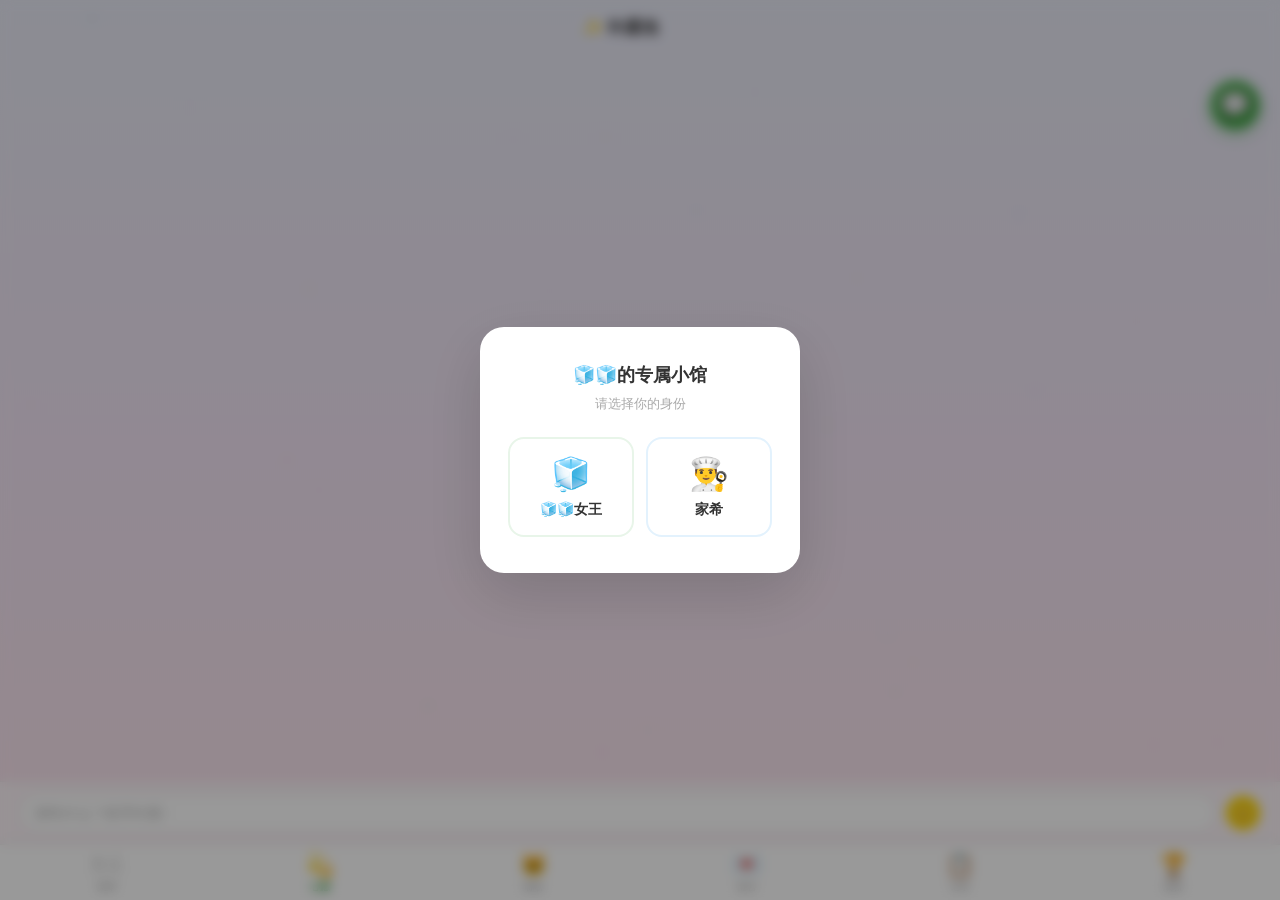
<file: wishlist.html>
<!DOCTYPE html>
<html lang="zh-CN">
<head>
<meta charset="UTF-8">
<meta name="viewport" content="width=device-width, initial-scale=1.0, viewport-fit=cover, user-scalable=no">
<link rel="icon" href="data:image/svg+xml,<svg xmlns='http://www.w3.org/2000/svg' viewBox='0 0 100 100'><text y='.9em' font-size='90'>🧊</text></svg>">
<title>心愿菜单 - 🧊🧊的专属小馆</title>
<link rel="stylesheet" href="style.css">
<style>
body { min-height: 100vh; display: flex; flex-direction: column; background: linear-gradient(180deg, #e8eaf6 0%, #f3e5f5 50%, #fce4ec 100%); }

.page-header { background: transparent; }
.back-btn { color: #666; }
.page-header-title { color: #333; }

/* 许愿池 */
.pool-area {
  flex: 1; position: relative; overflow-y: auto; overflow-x: hidden;
  padding-bottom: 100px;
}
.pool-canvas {
  position: relative; width: 100%; min-height: 100%;
  box-sizing: border-box;
}

.star-wish {
  position: absolute; cursor: pointer; transition: transform 0.3s;
  display: flex; flex-direction: column; align-items: center; gap: 6px;
  width: 70px;
}
.star-wish:active { transform: scale(1.2); }

.star-icon {
  font-size: 32px; animation: twinkle 3s ease-in-out infinite;
  filter: drop-shadow(0 0 6px rgba(255, 183, 77, 0.5));
}

.star-wish:nth-child(2n) .star-icon { animation-delay: 0.5s; }
.star-wish:nth-child(3n) .star-icon { animation-delay: 1s; }
.star-wish:nth-child(4n) .star-icon { animation-delay: 1.5s; }

.star-wish.done .star-icon {
  filter: drop-shadow(0 0 12px rgba(102, 187, 106, 0.8));
}

@keyframes twinkle {
  0%, 100% { opacity: 0.7; transform: scale(1); }
  50% { opacity: 1; transform: scale(1.1); }
}

.star-label {
  font-size: 11px; color: #666; text-align: center;
  max-width: 70px; overflow: hidden; text-overflow: ellipsis; white-space: nowrap;
}

.star-wish.done .star-label { color: var(--green-dark); }

/* 空状态 */
.pool-empty {
  position: absolute; top: 50%; left: 50%; transform: translate(-50%, -50%);
  text-align: center; color: #999;
}
.pool-empty-emoji { font-size: 48px; margin-bottom: 12px; }
.pool-empty-text { font-size: 14px; line-height: 1.8; }

/* 投币动画 */
.coin-anim {
  position: fixed; top: 50%; left: 50%; transform: translate(-50%, -50%);
  font-size: 60px; z-index: 400; pointer-events: none;
  animation: coinDrop 1s cubic-bezier(0.4, 0, 0.2, 1) forwards;
}

@keyframes coinDrop {
  0% { opacity: 1; transform: translate(-50%, -50%) scale(1); }
  50% { opacity: 1; transform: translate(-50%, 20vh) scale(0.8) rotate(180deg); }
  100% { opacity: 0; transform: translate(-50%, 40vh) scale(0.3) rotate(360deg); }
}

/* 底部输入 */
.input-row {
  background: rgba(255,255,255,0.6); border-top: 1px solid rgba(0,0,0,0.05);
}
.input-bar-text { background: white; border-color: #e0e0e0; color: #333; }
.input-bar-text::placeholder { color: #aaa; }
.input-bar-text:focus { border-color: #ffb74d; }

/* 点击详情弹窗 */
.wish-detail {
  position: fixed; top: 0; left: 0; width: 100%; height: 100%;
  background: rgba(0,0,0,0.7); z-index: 300;
  display: flex; align-items: center; justify-content: center;
  opacity: 0; pointer-events: none; transition: opacity 0.3s;
}
.wish-detail.show { opacity: 1; pointer-events: auto; }
.wish-detail-card {
  background: white; border: 1px solid rgba(255,183,77,0.3);
  border-radius: 20px; padding: 28px 24px; text-align: center;
  width: 80%; max-width: 280px; transform: scale(0.9);
  transition: transform 0.3s;
}
.wish-detail.show .wish-detail-card { transform: scale(1); }
.wish-detail-emoji { font-size: 40px; margin-bottom: 10px; }
.wish-detail-text { font-size: 16px; color: #333; margin-bottom: 8px; }
.wish-detail-time { font-size: 12px; color: #aaa; margin-bottom: 12px; }
.wish-detail-status { font-size: 13px; padding: 4px 12px; border-radius: 10px; display: inline-block; }
.wish-detail-status.pending { background: rgba(255,152,0,0.2); color: #ffb74d; }
.wish-detail-status.done { background: rgba(102,187,106,0.2); color: #81c784; }

.wish-done-btn {
  margin-top: 14px; padding: 6px 14px; border: none; border-radius: 10px;
  background: linear-gradient(135deg, #66bb6a, #43a047); color: white;
  font-size: 12px; font-weight: 500; cursor: pointer; transition: all 0.3s;
}
.wish-done-btn:active { transform: scale(0.95); }
.wish-done-btn.hidden { display: none; }

.wd-replies { margin-top: 12px; max-height: 120px; overflow-y: auto; width: 100%; }
.wd-reply-item { font-size: 12px; color: #555; line-height: 1.5; margin-bottom: 4px; text-align: left; }
.wd-reply-name { font-weight: 600; color: #888; }
.wd-reply-input { display: flex; gap: 6px; margin-top: 10px; width: 100%; }
.wd-reply-input input { flex: 1; padding: 6px 12px; border: 1px solid #ddd; border-radius: 16px; font-size: 12px; outline: none; }
.wd-reply-input input:focus { border-color: #66bb6a; }
.wd-reply-input button { width: 30px; height: 30px; border: none; border-radius: 50%; background: #66bb6a; color: white; font-size: 14px; cursor: pointer; }

/* 背景装饰 */
.bg-stars {
  position: fixed; top: 0; left: 0; width: 100%; height: 100%; pointer-events: none; z-index: 0;
}
.bg-star {
  position: absolute; width: 4px; height: 4px; border-radius: 50%;
  opacity: 0.3; animation: twinkle 4s ease-in-out infinite;
}
</style>
</head>
<body>

<div class="bg-stars" id="bg-stars"></div>

<div class="page-header" style="z-index:10;position:relative">
  <div class="page-header-title">✨ 许愿池</div>
</div>

<div class="pool-area" id="pool-area"><div class="pool-canvas" id="pool-canvas"></div></div>

<div class="input-row" id="wish-input-wrap"></div>

<!-- 详情弹窗 -->
<div class="wish-detail" id="wish-detail" onclick="if(event.target===this)this.classList.remove('show')">
  <div class="wish-detail-card">
    <div class="wish-detail-emoji" id="wd-emoji"></div>
    <div class="wish-detail-text" id="wd-text"></div>
    <div class="wish-detail-time" id="wd-time"></div>
    <div class="wish-detail-status" id="wd-status"></div>
    <div class="wd-replies" id="wd-replies"></div>
    <div class="wd-reply-input">
      <input id="wd-reply-input" placeholder="回复这个心愿~" maxlength="60" onkeydown="if(event.key==='Enter')submitWishReply()">
      <button onclick="submitWishReply()">➤</button>
    </div>
    <button class="wish-done-btn" id="wd-done-btn" onclick="markWishDone()">✨ 心愿已实现！</button>
  </div>
</div>

<script src="app.js?v=5"></script>
<script src="supabase.js"></script>
<script src="input-bar.js"></script>
<script>
let wishlist = [];

const wishBar = InputBar.create({
  container: 'wish-input-wrap',
  placeholder: '想吃什么？投币许愿~',
  sendIcon: '🪙',
  showImage: false,
  onSend: addWish
});
wishBar.getSendBtn().style.background = '#ffd700';
wishBar.getSendBtn().style.color = '#333';

function renderWishlist() {
  const area = document.getElementById('pool-area');
  const canvas = document.getElementById('pool-canvas');
  if (wishlist.length === 0) {
    canvas.style.height = '';
    canvas.innerHTML = '<div class="pool-empty"><div class="pool-empty-emoji">🌙</div><div class="pool-empty-text">许愿池还是空的哦~<br>投一枚硬币，说出你想吃的</div></div>';
    return;
  }
  const layout = generatePositions(wishlist.length, area.clientWidth);
  canvas.style.height = layout.height + 'px';
  canvas.innerHTML = wishlist.map((item, i) => {
    const done = item.done;
    const pos = layout.positions[i];
    return '<div class="star-wish ' + (done ? 'done' : '') + '" style="left:' + pos.x + 'px;top:' + pos.y + 'px" onclick="showWishDetail(' + i + ')">' +
      '<span class="star-icon">' + (done ? '🌟' : '⭐') + '</span>' +
      '<span class="star-label">' + item.text + '</span>' +
    '</div>';
  }).join('');
}

function hashId(id) {
  const s = String(id);
  let h = 0;
  for (let i = 0; i < s.length; i++) h = (h * 31 + s.charCodeAt(i)) >>> 0;
  return h;
}
function seededRand(seed) {
  const x = Math.sin(seed) * 10000;
  return x - Math.floor(x);
}

function generatePositions(count, areaWidth) {
  const PAD = 20;          // 画布内边距
  const STAR_W = 70;       // 单颗星星宽度
  const W = Math.max(STAR_W, areaWidth - PAD * 2); // 可用宽度
  const cols = Math.max(2, Math.floor((W + 20) / (STAR_W + 20))); // 列数随宽度自适应
  const colW = W / cols;
  const rowH = 92;         // 行高
  const slackX = Math.max(0, colW - STAR_W); // 格子内横向可抖动余量
  const slackY = 20;       // 纵向抖动幅度

  const positions = [];
  for (let i = 0; i < count; i++) {
    const col = i % cols;
    const row = Math.floor(i / cols);
    const id = wishlist[i] ? wishlist[i].id : i;
    const seed = hashId(id);
    const jitterX = (seededRand(seed) - 0.5) * slackX;
    const jitterY = (seededRand(seed + 1) - 0.5) * slackY;
    const x = PAD + col * colW + slackX / 2 + jitterX;
    const y = PAD + row * rowH + jitterY;
    positions.push({ x, y });
  }
  const rows = Math.ceil(count / cols);
  const height = PAD * 2 + rows * rowH;
  return { positions, height };
}

async function loadWishlist() {
  wishlist = await DB.getAll('wishlist', 'time.desc');
  renderWishlist();
  autoMatchWishes();
}

async function addWish({ text }) {
  if (User.isViewMode()) return;
  if (!text) return;

  const coin = document.createElement('div');
  coin.className = 'coin-anim';
  coin.textContent = '🪙';
  document.body.appendChild(coin);
  setTimeout(() => coin.remove(), 1000);

  const item = await DB.insert('wishlist', { text: text, time: Date.now(), done: false });
  if (item) {
    wishlist.unshift(item);
    setTimeout(() => renderWishlist(), 600);
  }
  sendNotification('💫🧊🧊许了个愿：' + text);
  trackInteraction('wishlist');
  addUnread('wishlist');
}

let currentWishIndex = -1;

function showWishDetail(i) {
  currentWishIndex = i;
  const item = wishlist[i];
  if (!item) return;
  document.getElementById('wd-emoji').textContent = item.done ? '🌟' : '⭐';
  document.getElementById('wd-text').textContent = item.text;
  document.getElementById('wd-time').textContent = formatTime(item.time);
  const status = document.getElementById('wd-status');
  status.textContent = item.done ? '✨ 心愿已实现' : '🔮 等待解锁中...';
  status.className = 'wish-detail-status ' + (item.done ? 'done' : 'pending');
  const doneBtn = document.getElementById('wd-done-btn');
  doneBtn.classList.toggle('hidden', item.done);
  document.getElementById('wd-reply-input').value = '';
  loadWishReplies(item.id);
  document.getElementById('wish-detail').classList.add('show');
}

async function loadWishReplies(wishId) {
  const el = document.getElementById('wd-replies');
  el.innerHTML = '';
  const res = await fetch(SUPABASE_URL + '/rest/v1/replies?target_table=eq.wishlist&target_id=eq.' + wishId + '&order=time.asc', {
    headers: supabaseHeaders
  });
  const replies = res.ok ? await res.json() : [];
  if (replies.length === 0) { el.innerHTML = '<div style="text-align:center;color:#ccc;font-size:11px">还没有回复~</div>'; return; }
  el.innerHTML = replies.map(r => {
    const name = r.user === 'bingbing' ? '🧊冰冰宝宝' : '👨‍🍳张笨笨';
    return '<div class="wd-reply-item"><span class="wd-reply-name">' + name + '：</span>' + r.text.replace(/</g,'&lt;') + '</div>';
  }).join('');
}

async function submitWishReply() {
  const input = document.getElementById('wd-reply-input');
  const text = input.value.trim();
  if (!text || currentWishIndex < 0) return;
  const user = User.get();
  if (!user) { await showIdentityPicker(); }
  const wishId = wishlist[currentWishIndex].id;
  input.value = '';
  await fetch(SUPABASE_URL + '/rest/v1/replies', {
    method: 'POST',
    headers: supabaseHeaders,
    body: JSON.stringify({ target_table: 'wishlist', target_id: wishId, text: text, user: User.get(), time: Date.now() })
  });
  trackInteraction('reply');
  loadWishReplies(wishId);
}

async function markWishDone() {
  const item = wishlist[currentWishIndex];
  if (!item || item.done) return;
  await DB.update('wishlist', item.id, { done: true });
  item.done = true;
  document.getElementById('wd-emoji').textContent = '🌟';
  document.getElementById('wd-status').textContent = '✨ 心愿已实现';
  document.getElementById('wd-status').className = 'wish-detail-status done';
  document.getElementById('wd-done-btn').classList.add('hidden');
  renderWishlist();
  // 自动加到菜单
  await fetch(SUPABASE_URL + '/rest/v1/dishes', {
    method: 'POST',
    headers: supabaseHeaders,
    body: JSON.stringify({
      key: 'wish_' + item.id,
      emoji: '✨',
      name: item.text,
      subtitle: '来自心愿',
      tags: ['心愿实现'],
      taste: '',
      category: '菜品',
      added_at: new Date().toISOString().split('T')[0],
      from_wish: true
    })
  });
  sendNotification('🌟 心愿实现啦：' + item.text + '（已加入菜单）');
  trackInteraction('wish_done');
  addUnread('wishlist');
  if (typeof checkAchievements !== 'undefined') checkAchievements('wishlist_done');
}

// 自动匹配：检查菜单里是否有菜名包含心愿关键词
function autoMatchWishes() {
  if (typeof dishData === 'undefined') return;
  const dishNames = Object.values(dishData).map(d => d.name);
  wishlist.forEach(item => {
    if (item.done) return;
    const matched = dishNames.some(name => item.text.includes(name) || name.includes(item.text));
    if (matched) {
      DB.update('wishlist', item.id, { done: true });
      item.done = true;
    }
  });
  renderWishlist();
}

function formatTime(ts) {
  const d = new Date(ts);
  return d.getFullYear() + '/' + (d.getMonth() + 1) + '/' + d.getDate() + ' ' + d.getHours().toString().padStart(2, '0') + ':' + d.getMinutes().toString().padStart(2, '0') + ':' + d.getSeconds().toString().padStart(2, '0');
}

// 背景小星星
const bgColors = ['#ffb74d', '#f48fb1', '#90caf9', '#a5d6a7', '#ce93d8'];
const bgStars = document.getElementById('bg-stars');
for (let i = 0; i < 30; i++) {
  const s = document.createElement('div');
  s.className = 'bg-star';
  s.style.left = Math.random() * 100 + '%';
  s.style.top = Math.random() * 100 + '%';
  s.style.background = bgColors[i % bgColors.length];
  s.style.animationDelay = Math.random() * 4 + 's';
  s.style.opacity = Math.random() * 0.3 + 0.1;
  bgStars.appendChild(s);
}

async function init() {
  await showIdentityPicker();
  if (User.isViewMode()) {
    document.querySelector('.input-row').style.display = 'none';
  }
  loadWishlist();
}
init();
</script>
<script src="tab-bar.js"></script>
</body>
</html>
</file>
<file: style.css>
* {
  margin: 0;
  padding: 0;
  box-sizing: border-box;
}

:root {
  --green: #66bb6a;
  --green-dark: #2e7d32;
  --green-light: #e8f5e9;
  --cream: #fffef7;
  --orange: #f57c00;
  --red: #f44336;
  --gray: #999;
  --gray-light: #f5f5f5;
  --text: #333;
  --text-light: #666;
}

html, body {
  height: 100%;
  font-family: -apple-system, "PingFang SC", "Hiragino Sans GB", sans-serif;
  background: var(--cream);
  color: var(--text);
  -webkit-tap-highlight-color: transparent;
}

/* 通用按钮 */
.btn {
  padding: 14px 40px;
  border: none;
  border-radius: 25px;
  font-size: 16px;
  font-weight: 500;
  cursor: pointer;
  transition: all 0.3s;
}

.btn:active {
  transform: scale(0.95);
}

.btn-primary {
  background: var(--green);
  color: white;
  box-shadow: 0 4px 15px rgba(102, 187, 106, 0.3);
}

.btn-small {
  padding: 10px 20px;
  font-size: 14px;
  border-radius: 18px;
}

/* 页面头部 */
.page-header {
  display: flex;
  align-items: center;
  padding: 16px 20px;
  position: sticky;
  top: 0;
  background: var(--cream);
  z-index: 50;
}

.back-btn {
  display: flex;
  align-items: center;
  gap: 4px;
  font-size: 15px;
  color: var(--green);
  cursor: pointer;
  padding: 8px 12px 8px 0;
  font-weight: 500;
}

.back-btn:active {
  opacity: 0.6;
}

.page-header-title {
  flex: 1;
  text-align: center;
  font-size: 17px;
  font-weight: 600;
  color: var(--text);
  margin-right: 40px;
}

/* 卡片 */
.card {
  background: white;
  border-radius: 16px;
  padding: 16px;
  margin-bottom: 12px;
  box-shadow: 0 2px 10px rgba(0,0,0,0.04);
}

/* 空状态 */
.empty-state {
  text-align: center;
  padding: 60px 20px;
  color: var(--gray);
}

.empty-state-emoji {
  font-size: 48px;
  margin-bottom: 12px;
}

.empty-state-text {
  font-size: 15px;
}

/* 输入框 */
.input-row {
  padding: 12px 20px;
  position: fixed;
  bottom: 56px;
  left: 0;
  width: 100%;
  box-sizing: border-box;
  background: var(--cream);
  z-index: 50;
}

/* 评分星星 */
.stars {
  display: flex;
  gap: 4px;
}

.star {
  font-size: 24px;
  cursor: pointer;
  transition: transform 0.2s;
  color: #ddd;
}

.star.active {
  color: #ffc107;
}

.star:active {
  transform: scale(1.3);
}

/* 动画 */
@keyframes fadeIn {
  from { opacity: 0; }
  to { opacity: 1; }
}

@keyframes slideUp {
  from { opacity: 0; transform: translateY(20px); }
  to { opacity: 1; transform: translateY(0); }
}

@keyframes bounce {
  0%, 100% { transform: scale(1); }
  50% { transform: scale(1.1); }
}

@keyframes popIn {
  0% { transform: scale(0.5); opacity: 0; }
  100% { transform: scale(1); opacity: 1; }
}

.animate-fadeIn {
  animation: fadeIn 0.4s ease;
}

.animate-slideUp {
  animation: slideUp 0.4s ease;
}

/* 弹窗遮罩 */
.overlay {
  position: fixed;
  top: 0;
  left: 0;
  width: 100%;
  height: 100%;
  background: rgba(0,0,0,0.4);
  z-index: 300;
  display: flex;
  align-items: center;
  justify-content: center;
  opacity: 0;
  pointer-events: none;
  transition: opacity 0.3s;
}

.overlay.show {
  opacity: 1;
  pointer-events: auto;
}

.overlay-card {
  background: white;
  border-radius: 20px;
  padding: 28px 24px;
  width: 85%;
  max-width: 320px;
  text-align: center;
  transform: scale(0.9);
  transition: transform 0.3s cubic-bezier(0.4, 0, 0.2, 1);
}

.overlay.show .overlay-card {
  transform: scale(1);
}

/* 隐藏滚动条 */
::-webkit-scrollbar {
  display: none;
}

* {
  scrollbar-width: none;
  -ms-overflow-style: none;
}

/* 成就徽章 */
.badge {
  display: inline-flex;
  align-items: center;
  gap: 6px;
  padding: 6px 12px;
  border-radius: 14px;
  font-size: 12px;
  font-weight: 500;
}

.badge-unlocked {
  background: var(--green-light);
  color: var(--green-dark);
}

.badge-locked {
  background: var(--gray-light);
  color: var(--gray);
}
</file>
